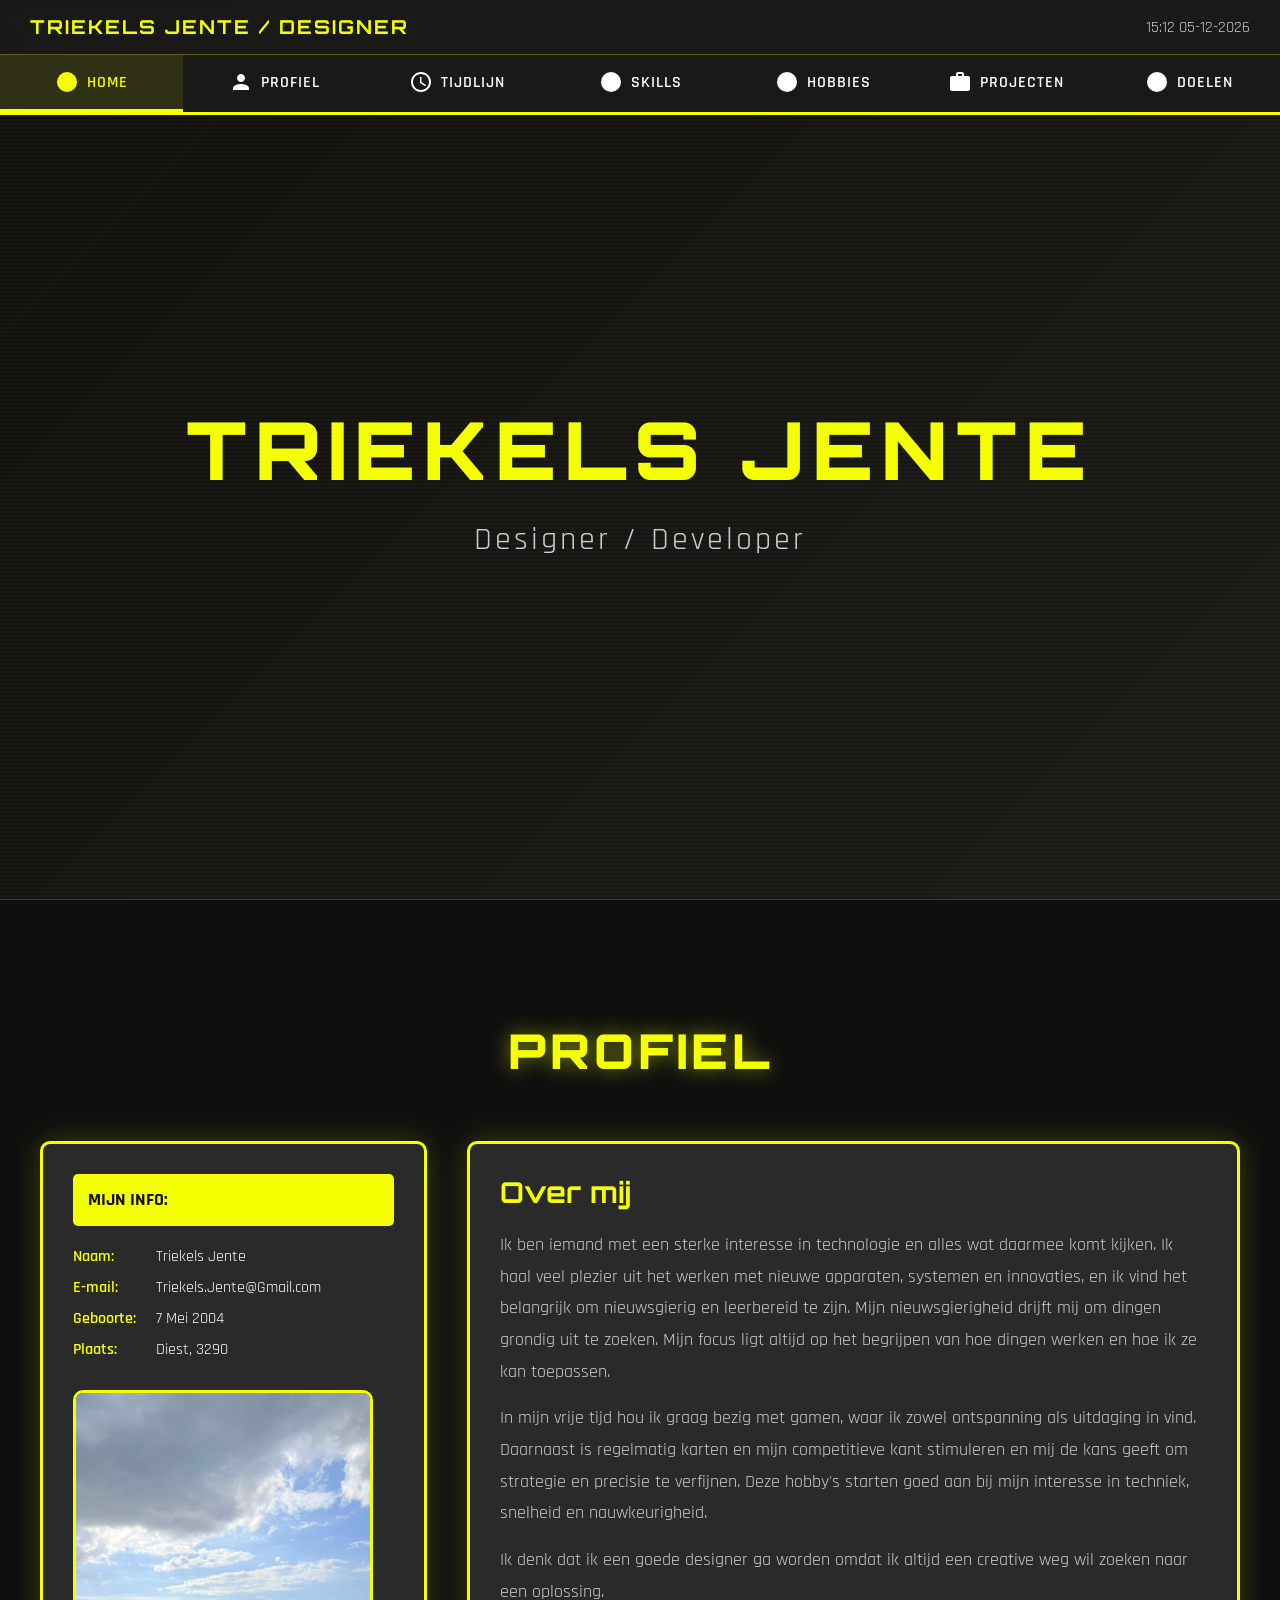
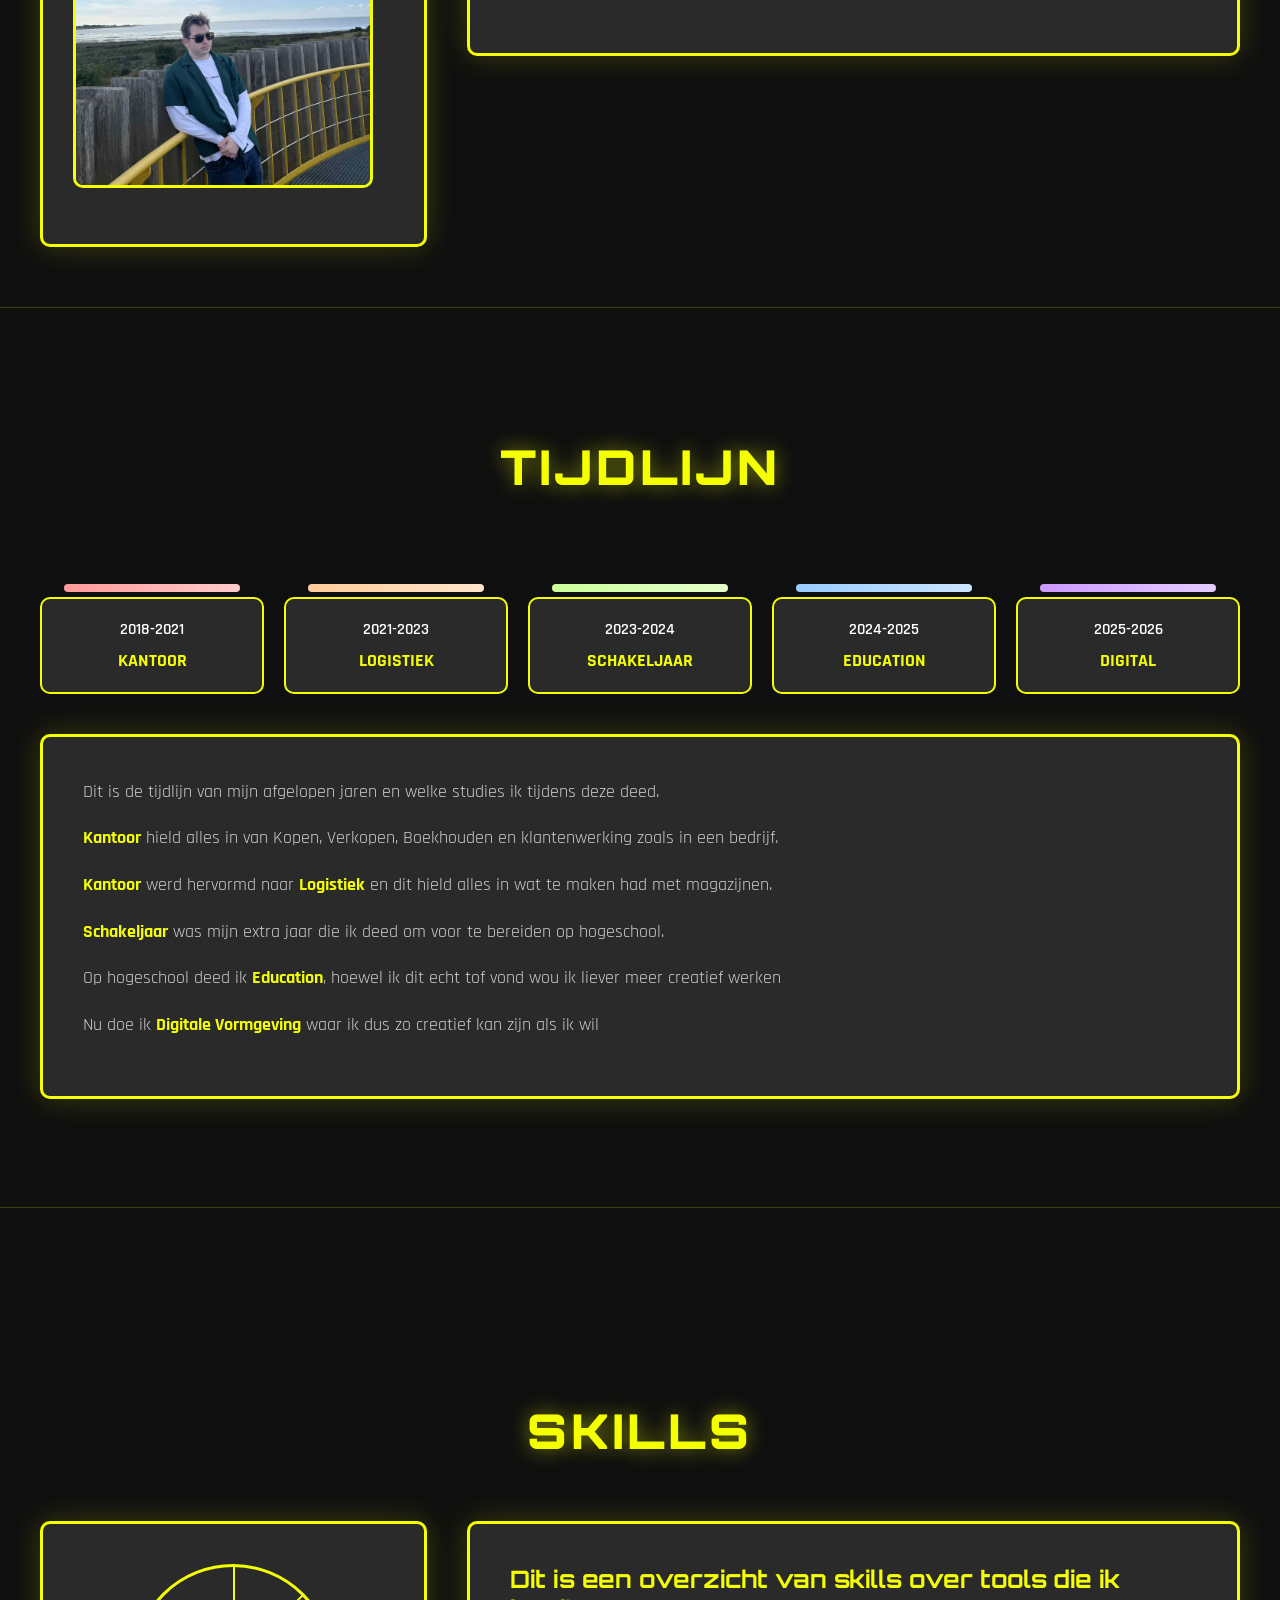
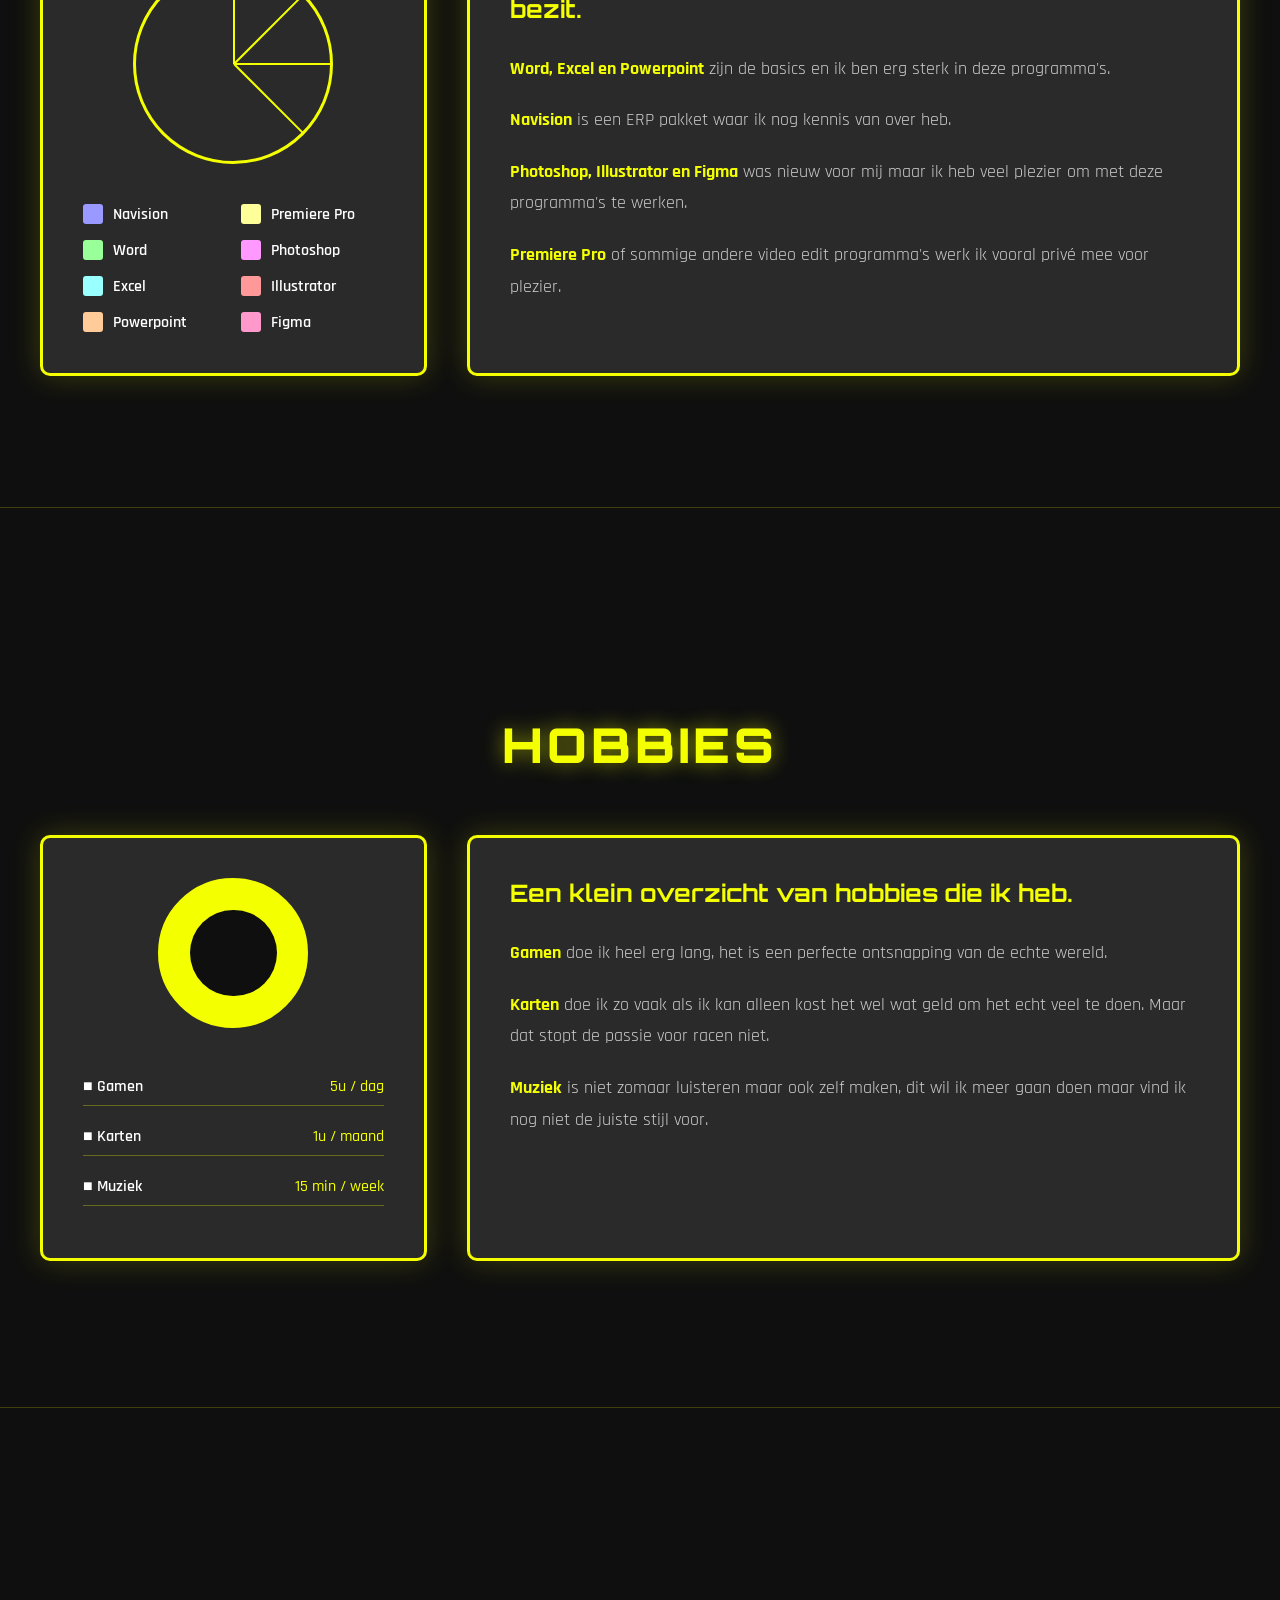
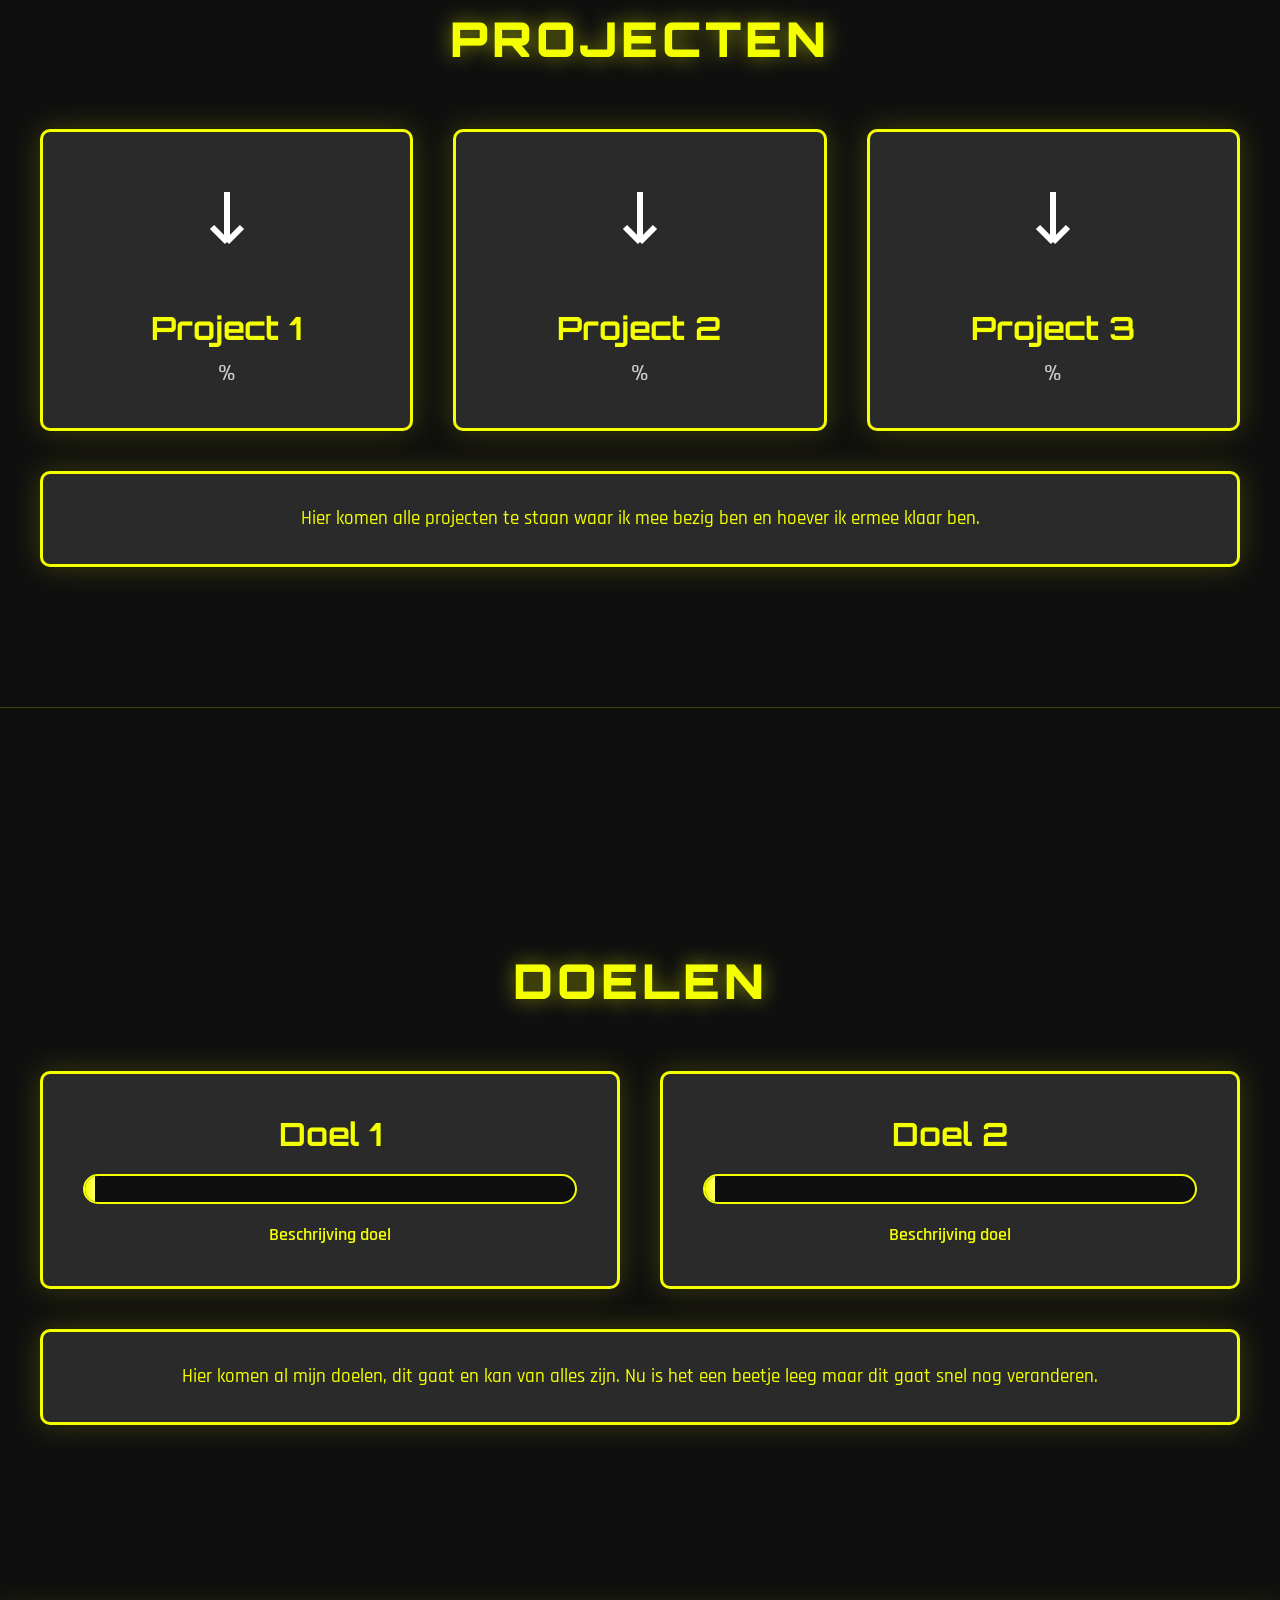
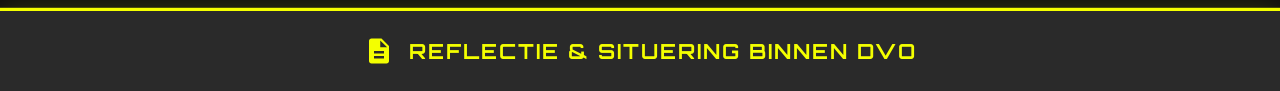
<file: index.html>
<!DOCTYPE html>
<html lang="nl">
<head>
    <meta charset="UTF-8">
    <meta name="viewport" content="width=device-width, initial-scale=1.0">
    <title>Triekels Jente - Portfolio</title>
    <link href="https://fonts.googleapis.com/css2?family=Orbitron:wght@400;700;900&family=Rajdhani:wght@300;400;500;600;700&display=swap" rel="stylesheet">
    <link rel="stylesheet" href="stijl.css">
</head>
<body>
<!-- Navigation -->
<nav>
    <div class="nav-header">
        <div class="nav-title">Triekels Jente / Designer</div>
        <div class="nav-time">15:12 <span id="current-date">11/12/2025</span></div>
    </div>
    <ul class="nav-links">
        <li><a href="#home" class="nav-link active">
            <svg class="nav-icon" viewBox="0 0 24 24"><circle cx="12" cy="12" r="10"/></svg>
            Home
        </a></li>
        <li><a href="#profiel" class="nav-link">
            <svg class="nav-icon" viewBox="0 0 24 24"><path d="M12 12c2.21 0 4-1.79 4-4s-1.79-4-4-4-4 1.79-4 4 1.79 4 4 4zm0 2c-2.67 0-8 1.34-8 4v2h16v-2c0-2.66-5.33-4-8-4z"/></svg>
            Profiel
        </a></li>
        <li><a href="#tijdlijn" class="nav-link">
            <svg class="nav-icon" viewBox="0 0 24 24"><path d="M11.99 2C6.47 2 2 6.48 2 12s4.47 10 9.99 10C17.52 22 22 17.52 22 12S17.52 2 11.99 2zM12 20c-4.42 0-8-3.58-8-8s3.58-8 8-8 8 3.58 8 8-3.58 8-8 8zm.5-13H11v6l5.25 3.15.75-1.23-4.5-2.67z"/></svg>
            Tijdlijn
        </a></li>
        <li><a href="#skills" class="nav-link">
            <svg class="nav-icon" viewBox="0 0 24 24"><circle cx="12" cy="12" r="10"/></svg>
            Skills
        </a></li>
        <li><a href="#hobbies" class="nav-link">
            <svg class="nav-icon" viewBox="0 0 24 24"><circle cx="12" cy="12" r="10"/></svg>
            Hobbies
        </a></li>
        <li><a href="#projecten" class="nav-link">
            <svg class="nav-icon" viewBox="0 0 24 24"><path d="M20 6h-4V4c0-1.11-.89-2-2-2h-4c-1.11 0-2 .89-2 2v2H4c-1.11 0-1.99.89-1.99 2L2 19c0 1.11.89 2 2 2h16c1.11 0 2-.89 2-2V8c0-1.11-.89-2-2-2zm-6 0h-4V4h4v2z"/></svg>
            Projecten
        </a></li>
        <li><a href="#doelen" class="nav-link">
            <svg class="nav-icon" viewBox="0 0 24 24"><circle cx="12" cy="12" r="10"/><circle cx="12" cy="12" r="6"/><circle cx="12" cy="12" r="2"/></svg>
            Doelen
        </a></li>
    </ul>
</nav>

<!-- Home Section -->
<section id="home">
    <div class="container">
        <div class="home-content">
            <h1 class="home-title">Triekels Jente</h1>
            <p class="home-subtitle">Designer / Developer</p>
        </div>
    </div>
</section>

<!-- Profiel Section -->
<section id="profiel">
    <div class="container">
        <h2 class="section-title">Profiel</h2>
        <div class="profiel-grid">
            <div class="profiel-card">
                <div class="profiel-info">
                    <div class="info-header">Mijn Info:</div>
                    <div class="info-grid">
                        <span class="info-label">Naam:</span>
                        <span>Triekels Jente</span>
                        <span class="info-label">E-mail:</span>
                        <span>Triekels.Jente@Gmail.com</span>
                        <span class="info-label">Geboorte:</span>
                        <span>7 Mei 2004</span>
                        <span class="info-label">Plaats:</span>
                        <span>Diest, 3290</span>
                    </div>
                </div>
                <img src="Foto's/fcv.jpg" alt="Profielfoto" class="profiel-image"/>
            </div>
            <div class="profiel-card about-section">
                <h3>Over mij</h3>
                <p>Ik ben iemand met een sterke interesse in technologie en alles wat daarmee komt kijken. Ik haal veel plezier uit het werken met nieuwe apparaten, systemen en innovaties, en ik vind het belangrijk om nieuwsgierig en leerbereid te zijn. Mijn nieuwsgierigheid drijft mij om dingen grondig uit te zoeken. Mijn focus ligt altijd op het begrijpen van hoe dingen werken en hoe ik ze kan toepassen.</p>
                <p>In mijn vrije tijd hou ik graag bezig met gamen, waar ik zowel ontspanning als uitdaging in vind. Daarnaast is regelmatig karten en mijn competitieve kant stimuleren en mij de kans geeft om strategie en precisie te verfijnen. Deze hobby's starten goed aan bij mijn interesse in techniek, snelheid en nauwkeurigheid.</p>
                <p>Ik denk dat ik een goede designer ga worden omdat ik altijd een creative weg wil zoeken naar een oplossing.</p>
            </div>
        </div>
    </div>
</section>

<!-- Tijdlijn Section -->
<section id="tijdlijn">
    <div class="container">
        <h2 class="section-title">Tijdlijn</h2>
        <div class="timeline-container">
            <div class="timeline-header">
                <div class="timeline-period">
                    <div class="period-color" style="background: linear-gradient(90deg, #ff9999, #ffcccc);"></div>
                    <h3>2018-2021</h3>
                    <div class="category">Kantoor</div>
                </div>
                <div class="timeline-period">
                    <div class="period-color" style="background: linear-gradient(90deg, #ffcc99, #ffe5cc);"></div>
                    <h3>2021-2023</h3>
                    <div class="category">Logistiek</div>
                </div>
                <div class="timeline-period">
                    <div class="period-color" style="background: linear-gradient(90deg, #ccff99, #e5ffcc);"></div>
                    <h3>2023-2024</h3>
                    <div class="category">Schakeljaar</div>
                </div>
                <div class="timeline-period">
                    <div class="period-color" style="background: linear-gradient(90deg, #99ccff, #cce5ff);"></div>
                    <h3>2024-2025</h3>
                    <div class="category">Education</div>
                </div>
                <div class="timeline-period">
                    <div class="period-color" style="background: linear-gradient(90deg, #cc99ff, #e5ccff);"></div>
                    <h3>2025-2026</h3>
                    <div class="category">Digital</div>
                </div>
            </div>
            <div class="timeline-content">
                <p>Dit is de tijdlijn van mijn afgelopen jaren en welke studies ik tijdens deze deed.</p>
                <p><strong>Kantoor</strong> hield alles in van Kopen, Verkopen, Boekhouden en klantenwerking zoals in een bedrijf.</p>
                <p><strong>Kantoor</strong> werd hervormd naar <strong>Logistiek</strong> en dit hield alles in wat te maken had met magazijnen.</p>
                <p><strong>Schakeljaar</strong> was mijn extra jaar die ik deed om voor te bereiden op hogeschool.</p>
                <p>Op hogeschool deed ik <strong>Education</strong>, hoewel ik dit echt tof vond wou ik liever meer creatief werken</p>
                <p>Nu doe ik <strong>Digitale Vormgeving</strong> waar ik dus zo creatief kan zijn als ik wil</p>
            </div>
        </div>
    </div>
</section>

<!-- Skills Section -->
<section id="skills">
    <div class="container">
        <h2 class="section-title">Skills</h2>
        <div class="skills-grid">
            <div class="skills-chart">
                <div class="chart-circle">
                    <div class="chart-segments">
                        <div class="segment-line"></div>
                        <div class="segment-line"></div>
                        <div class="segment-line"></div>
                        <div class="segment-line"></div>
                    </div>
                </div>
                <div class="skills-legend">
                    <div class="legend-item">
                        <div class="legend-color" style="background: #9999ff;"></div>
                        <span class="legend-text">Navision</span>
                    </div>
                    <div class="legend-item">
                        <div class="legend-color" style="background: #ffff99;"></div>
                        <span class="legend-text">Premiere Pro</span>
                    </div>
                    <div class="legend-item">
                        <div class="legend-color" style="background: #99ff99;"></div>
                        <span class="legend-text">Word</span>
                    </div>
                    <div class="legend-item">
                        <div class="legend-color" style="background: #ff99ff;"></div>
                        <span class="legend-text">Photoshop</span>
                    </div>
                    <div class="legend-item">
                        <div class="legend-color" style="background: #99ffff;"></div>
                        <span class="legend-text">Excel</span>
                    </div>
                    <div class="legend-item">
                        <div class="legend-color" style="background: #ff9999;"></div>
                        <span class="legend-text">Illustrator</span>
                    </div>
                    <div class="legend-item">
                        <div class="legend-color" style="background: #ffcc99;"></div>
                        <span class="legend-text">Powerpoint</span>
                    </div>
                    <div class="legend-item">
                        <div class="legend-color" style="background: #ff99cc;"></div>
                        <span class="legend-text">Figma</span>
                    </div>
                </div>
            </div>
            <div class="skills-description">
                <h3>Dit is een overzicht van skills over tools die ik bezit.</h3>
                <p><strong>Word, Excel en Powerpoint</strong> zijn de basics en ik ben erg sterk in deze programma's.</p>
                <p><strong>Navision</strong> is een ERP pakket waar ik nog kennis van over heb.</p>
                <p><strong>Photoshop, Illustrator en Figma</strong> was nieuw voor mij maar ik heb veel plezier om met deze programma's te werken.</p>
                <p><strong>Premiere Pro</strong> of sommige andere video edit programma's werk ik vooral privé mee voor plezier.</p>
            </div>
        </div>
    </div>
</section>

<!-- Hobbies Section -->
<section id="hobbies">
    <div class="container">
        <h2 class="section-title">Hobbies</h2>
        <div class="hobbies-grid">
            <div class="hobbies-chart">
                <div class="hobby-circle">
                    <div class="hobby-inner"></div>
                </div>
                <div class="hobbies-list">
                    <div class="hobby-item">
                        <span class="hobby-name">■ Gamen</span>
                        <span class="hobby-frequency">5u / dag</span>
                    </div>
                    <div class="hobby-item">
                        <span class="hobby-name">■ Karten</span>
                        <span class="hobby-frequency">1u / maand</span>
                    </div>
                    <div class="hobby-item">
                        <span class="hobby-name">■ Muziek</span>
                        <span class="hobby-frequency">15 min / week</span>
                    </div>
                </div>
            </div>
            <div class="hobbies-description">
                <h3>Een klein overzicht van hobbies die ik heb.</h3>
                <p><strong>Gamen</strong> doe ik heel erg lang, het is een perfecte ontsnapping van de echte wereld.</p>
                <p><strong>Karten</strong> doe ik zo vaak als ik kan alleen kost het wel wat geld om het echt veel te doen. Maar dat stopt de passie voor racen niet.</p>
                <p><strong>Muziek</strong> is niet zomaar luisteren maar ook zelf maken, dit wil ik meer gaan doen maar vind ik nog niet de juiste stijl voor.</p>
            </div>
        </div>
    </div>
</section>

<!-- Projecten Section -->
<section id="projecten">
    <div class="container">
        <h2 class="section-title">Projecten</h2>
        <div class="projecten-grid">
            <div class="project-card">
                <svg class="project-arrow" viewBox="0 0 100 100">
                    <path d="M50 20 L50 70 M50 70 L35 55 M50 70 L65 55" stroke="currentColor" stroke-width="6" fill="none"/>
                </svg>
                <div class="project-title">Project 1</div>
                <div class="project-percentage">%</div>
            </div>
            <div class="project-card">
                <svg class="project-arrow" viewBox="0 0 100 100">
                    <path d="M50 20 L50 70 M50 70 L35 55 M50 70 L65 55" stroke="currentColor" stroke-width="6" fill="none"/>
                </svg>
                <div class="project-title">Project 2</div>
                <div class="project-percentage">%</div>
            </div>
            <div class="project-card">
                <svg class="project-arrow" viewBox="0 0 100 100">
                    <path d="M50 20 L50 70 M50 70 L35 55 M50 70 L65 55" stroke="currentColor" stroke-width="6" fill="none"/>
                </svg>
                <div class="project-title">Project 3</div>
                <div class="project-percentage">%</div>
            </div>
            <div class="projecten-description">
                <p>Hier komen alle projecten te staan waar ik mee bezig ben en hoever ik ermee klaar ben.</p>
            </div>
        </div>
    </div>
</section>

<!-- Doelen Section -->
<section id="doelen">
    <div class="container">
        <h2 class="section-title">Doelen</h2>
        <div class="doelen-grid">
            <div class="doel-card">
                <div class="doel-title">Doel 1</div>
                <div class="doel-progress">
                    <div class="doel-progress-bar" data-progress="0">%</div>
                </div>
                <div class="doel-description">Beschrijving doel</div>
            </div>
            <div class="doel-card">
                <div class="doel-title">Doel 2</div>
                <div class="doel-progress">
                    <div class="doel-progress-bar" data-progress="0">%</div>
                </div>
                <div class="doel-description">Beschrijving doel</div>
            </div>
            <div class="doelen-description">
                <p>Hier komen al mijn doelen, dit gaat en kan van alles zijn. Nu is het een beetje leeg maar dit gaat snel nog veranderen.</p>
            </div>
        </div>
    </div>
</section>

<footer>
    <a href="portfolio/" class="footer-button">
        <svg class="footer-icon" viewBox="0 0 24 24">
            <path d="M14 2H6c-1.1 0-1.99.9-1.99 2L4 20c0 1.1.89 2 1.99 2H18c1.1 0 2-.9 2-2V8l-6-6zm2 16H8v-2h8v2zm0-4H8v-2h8v2zm-3-5V3.5L18.5 9H13z"/>
        </svg>
        Reflectie & Situering binnen DVO
    </a>
</footer>

<script src="javascript.js"></script>
</body>
</html>
</file>
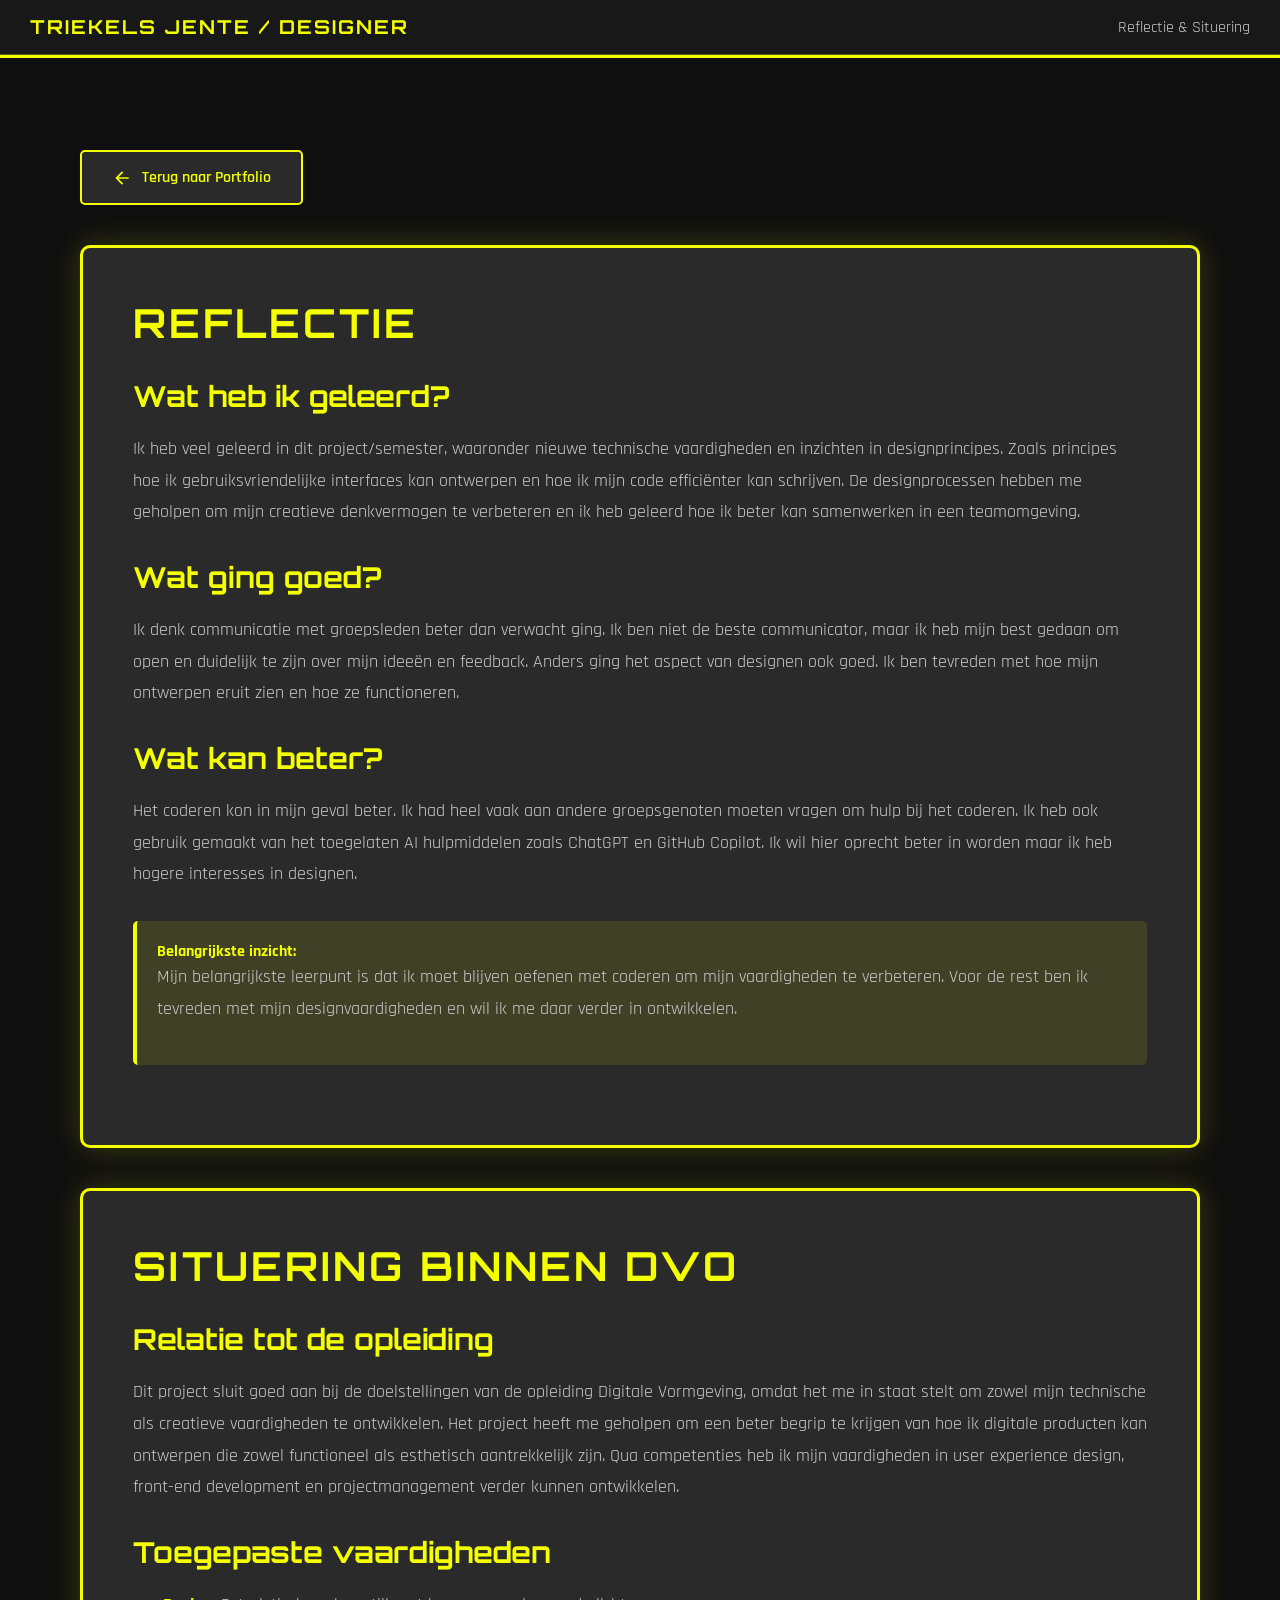
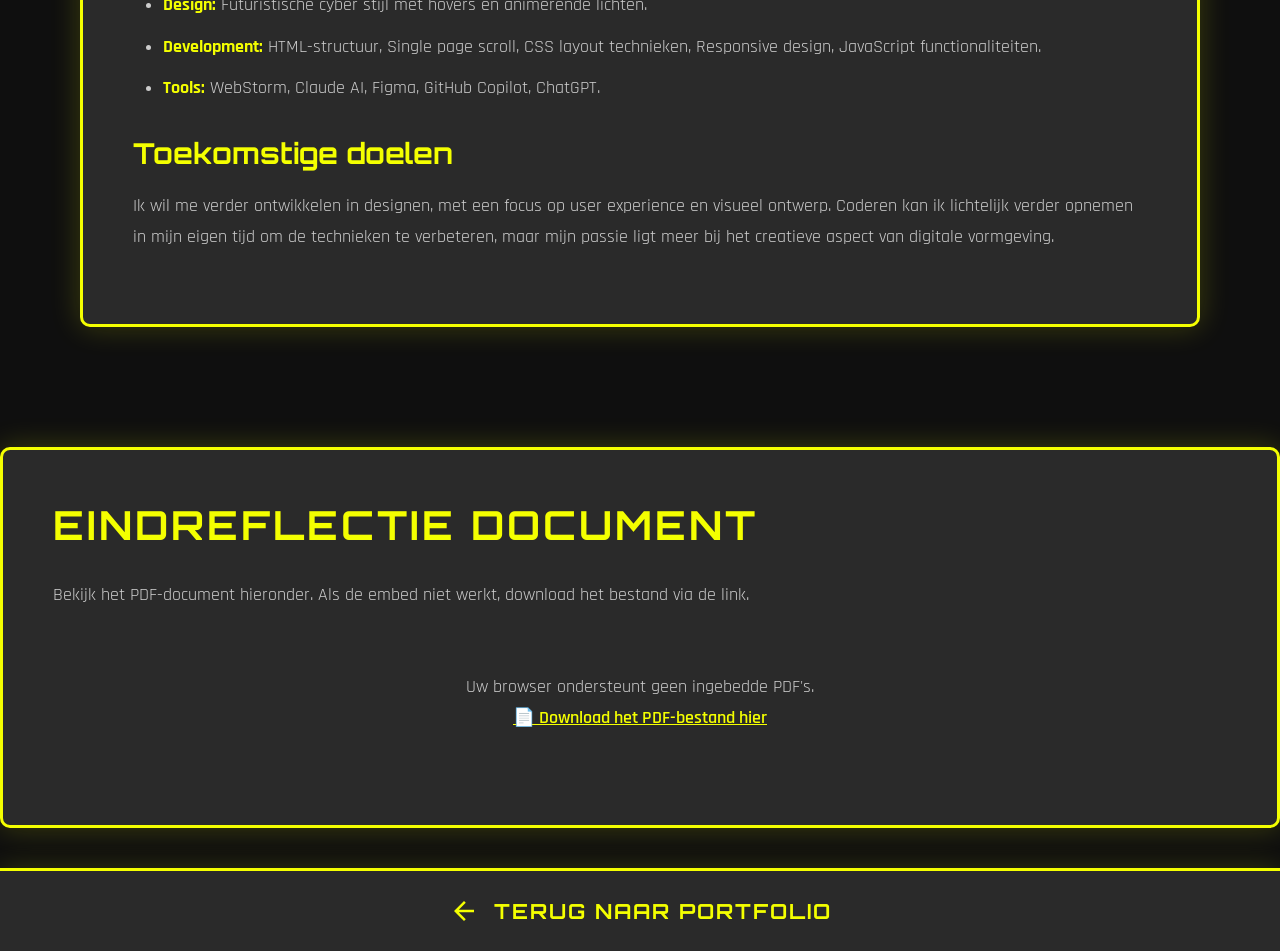
<file: portfolio/index.html>
<!DOCTYPE html>
<html lang="nl">
<head>
    <meta charset="UTF-8">
    <meta name="viewport" content="width=device-width, initial-scale=1.0">
    <title>Reflectie & Situering - Triekels Jente</title>
    <link href="https://fonts.googleapis.com/css2?family=Orbitron:wght@400;700;900&family=Rajdhani:wght@300;400;500;600;700&display=swap" rel="stylesheet">
    <link rel="stylesheet" href="../stijl.css">
    <style>
        .reflection-container {
            max-width: 1200px;
            margin: 0 auto;
            padding: 150px 40px 80px;
        }

        .back-button {
            display: inline-flex;
            align-items: center;
            gap: 10px;
            padding: 15px 30px;
            background: var(--card-bg);
            color: var(--neon-yellow);
            text-decoration: none;
            font-weight: 600;
            border: 2px solid var(--neon-yellow);
            border-radius: 5px;
            transition: all 0.3s ease;
            margin-bottom: 40px;
        }

        .back-button:hover {
            background: var(--neon-yellow);
            color: var(--darker-bg);
            transform: translateX(-5px);
        }

        .back-icon {
            width: 20px;
            height: 20px;
            fill: currentColor;
        }

        .reflection-card {
            background: var(--card-bg);
            border: 3px solid var(--neon-yellow);
            border-radius: 10px;
            padding: 50px;
            box-shadow: 0 0 30px rgba(244, 255, 0, 0.2);
            margin-bottom: 40px;
        }

        .reflection-card h2 {
            color: var(--neon-yellow);
            font-family: 'Orbitron', sans-serif;
            font-size: 2.5rem;
            margin-bottom: 30px;
            text-transform: uppercase;
            letter-spacing: 3px;
        }

        .reflection-card h3 {
            color: var(--neon-yellow);
            font-family: 'Orbitron', sans-serif;
            font-size: 1.8rem;
            margin-top: 30px;
            margin-bottom: 20px;
        }

        .reflection-card p {
            color: var(--text-secondary);
            line-height: 1.8;
            font-size: 1.1rem;
            margin-bottom: 20px;
        }

        .reflection-card ul,
        .reflection-card ol {
            color: var(--text-secondary);
            line-height: 1.8;
            font-size: 1.1rem;
            margin-left: 30px;
            margin-bottom: 20px;
        }

        .reflection-card li {
            margin-bottom: 10px;
        }

        .reflection-card strong {
            color: var(--neon-yellow);
            font-weight: 700;
        }

        .highlight-box {
            background: rgba(244, 255, 0, 0.1);
            border-left: 4px solid var(--neon-yellow);
            padding: 20px;
            margin: 30px 0;
            border-radius: 5px;
        }

        /* PDF Embed Styling */
        .pdf-embed {
            width: 100%;
            height: 800px;
            border: none;
            border-radius: 8px;
            background: rgba(0, 0, 0, 0.3);
            margin-top: 25px;
            box-shadow: 0 8px 32px rgba(244, 255, 0, 0.15), inset 0 0 20px rgba(244, 255, 0, 0.05);
            transition: box-shadow 0.3s ease;
        }

        .pdf-embed:hover {
            box-shadow: 0 12px 40px rgba(244, 255, 0, 0.25), inset 0 0 20px rgba(244, 255, 0, 0.08);
        }

        .pdf-embed p {
            color: var(--text-secondary);
            padding: 40px;
            text-align: center;
            margin: 0;
        }

        .pdf-embed a {
            color: var(--neon-yellow);
            text-decoration: underline;
            font-weight: 600;
            transition: color 0.2s ease;
        }

        .pdf-embed a:hover {
            color: #fff;
        }

        @media (max-width: 768px) {
            .reflection-container {
                padding: 120px 20px 60px;
            }

            .reflection-card {
                padding: 30px 20px;
            }

            .reflection-card h2 {
                font-size: 1.8rem;
            }

            .reflection-card h3 {
                font-size: 1.4rem;
            }

            .pdf-embed {
                height: 600px;
            }
        }

        @media (max-width: 480px) {
            .pdf-embed {
                height: 450px;
            }

            .reflection-card {
                padding: 20px;
            }
        }
    </style>
</head>
<body>
<!-- Navigation -->
<nav>
    <div class="nav-header">
        <div class="nav-title">Triekels Jente / Designer</div>
        <div class="nav-time">Reflectie & Situering</div>
    </div>
</nav>

<div class="reflection-container">
    <a href="../index.html" class="back-button">
        <svg class="back-icon" viewBox="0 0 24 24">
            <path d="M20 11H7.83l5.59-5.59L12 4l-8 8 8 8 1.41-1.41L7.83 13H20v-2z"/>
        </svg>
        Terug naar Portfolio
    </a>

    <div class="reflection-card">
        <h2>Reflectie</h2>

        <h3>Wat heb ik geleerd?</h3>
        <p>
            Ik heb veel geleerd in dit project/semester, waaronder nieuwe technische vaardigheden en inzichten in designprincipes. Zoals principes hoe ik gebruiksvriendelijke interfaces kan ontwerpen en hoe ik mijn code efficiënter kan schrijven.
            De designprocessen hebben me geholpen om mijn creatieve denkvermogen te verbeteren en ik heb geleerd hoe ik beter kan samenwerken in een teamomgeving.
        </p>

        <h3>Wat ging goed?</h3>
        <p>
            Ik denk communicatie met groepsleden beter dan verwacht ging. Ik ben niet de beste communicator, maar ik heb mijn best gedaan om open en duidelijk te zijn over mijn ideeën en feedback.
            Anders ging het aspect van designen ook goed. Ik ben tevreden met hoe mijn ontwerpen eruit zien en hoe ze functioneren.
        </p>

        <h3>Wat kan beter?</h3>
        <p>
            Het coderen kon in mijn geval beter. Ik had heel vaak aan andere groepsgenoten moeten vragen om hulp bij het coderen. Ik heb ook gebruik  gemaakt van het toegelaten AI hulpmiddelen zoals ChatGPT en GitHub Copilot.
            Ik wil hier oprecht beter in worden maar ik heb hogere interesses in designen.
        </p>

        <div class="highlight-box">
            <strong>Belangrijkste inzicht:</strong>
            <p>
                Mijn belangrijkste leerpunt is dat ik moet blijven oefenen met coderen om mijn vaardigheden te verbeteren.
                Voor de rest ben ik tevreden met mijn designvaardigheden en wil ik me daar verder in ontwikkelen.
            </p>
        </div>
    </div>

    <div class="reflection-card">
        <h2>Situering binnen DVO</h2>

        <h3>Relatie tot de opleiding</h3>
        <p>
            Dit project sluit goed aan bij de doelstellingen van de opleiding Digitale Vormgeving, omdat het me in staat stelt om zowel mijn technische als creatieve vaardigheden te ontwikkelen.
            Het project heeft me geholpen om een beter begrip te krijgen van hoe ik digitale producten kan ontwerpen die zowel functioneel als esthetisch aantrekkelijk zijn.
            Qua competenties heb ik mijn vaardigheden in user experience design, front-end development en projectmanagement verder kunnen ontwikkelen.
        </p>

        <h3>Toegepaste vaardigheden</h3>
        <ul>
            <li><strong>Design:</strong> Futuristische cyber stijl met hovers en animerende lichten.</li>
            <li><strong>Development:</strong> HTML-structuur, Single page scroll, CSS layout technieken, Responsive design, JavaScript functionaliteiten.</li>
            <li><strong>Tools:</strong> WebStorm, Claude AI, Figma, GitHub Copilot, ChatGPT.</li>
        </ul>

        <h3>Toekomstige doelen</h3>
        <p>
            Ik wil me verder ontwikkelen in designen, met een focus op user experience en visueel ontwerp.
            Coderen kan ik lichtelijk verder opnemen in mijn eigen tijd om de technieken te verbeteren, maar mijn passie ligt meer bij het creatieve aspect van digitale vormgeving.
        </p>
    </div>
</div>

<div class="reflection-card">
    <h2>Eindreflectie Document</h2>
    <p>Bekijk het PDF-document hieronder. Als de embed niet werkt, download het bestand via de link.</p>

    <object class="pdf-embed" data="assets/Eindreflectie_WPL1_DVO_JenteTriekels.pdf" type="application/pdf" aria-label="PDF: Eindreflectie WPL1">
        <p>Uw browser ondersteunt geen ingebedde PDF's.<br/>
            <a href="assets/Eindreflectie_WPL1_DVO_JenteTriekels.pdf" target="_blank" rel="noopener noreferrer">
                📄 Download het PDF-bestand hier
            </a>
        </p>
    </object>
</div>

<footer>
    <a href="../index.html" class="footer-button">
        <svg class="footer-icon" viewBox="0 0 24 24">
            <path d="M20 11H7.83l5.59-5.59L12 4l-8 8 8 8 1.41-1.41L7.83 13H20v-2z"/>
        </svg>
        Terug naar Portfolio
    </a>
</footer>
</body>
</html>
</file>
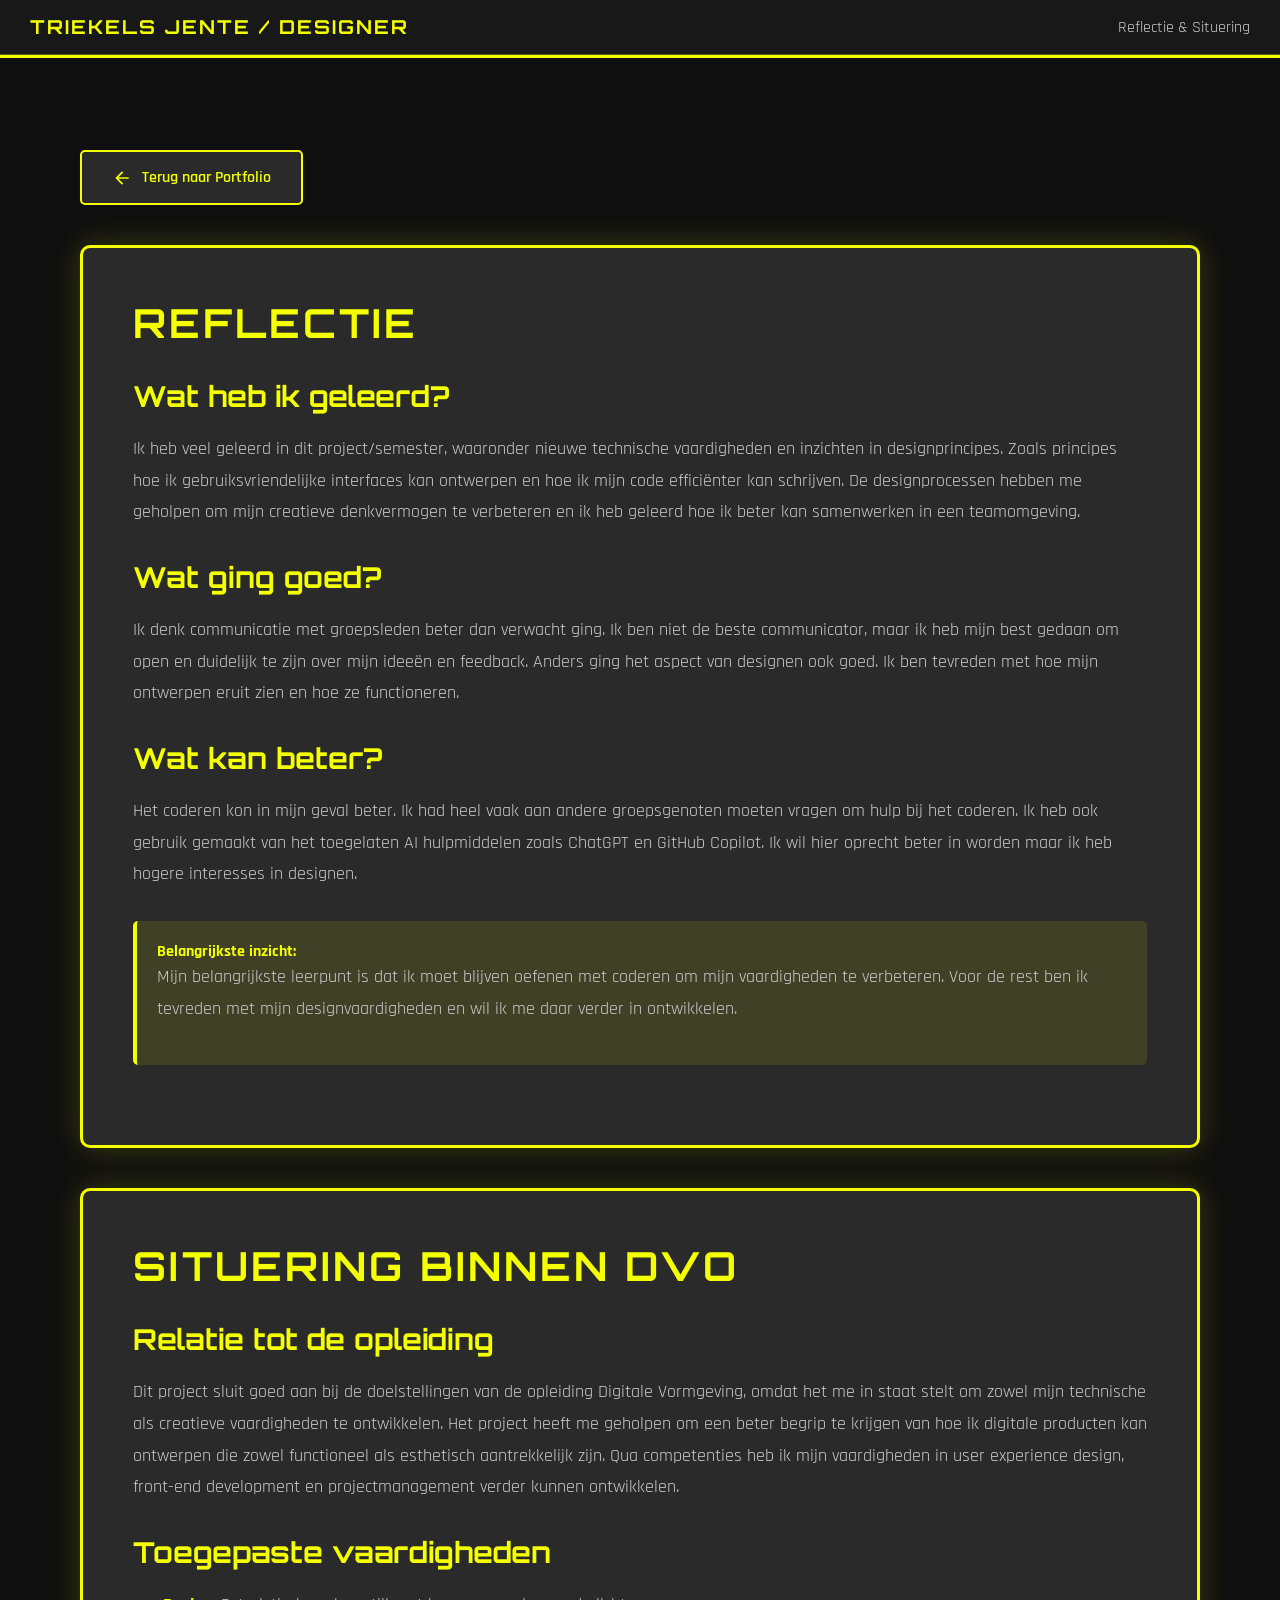
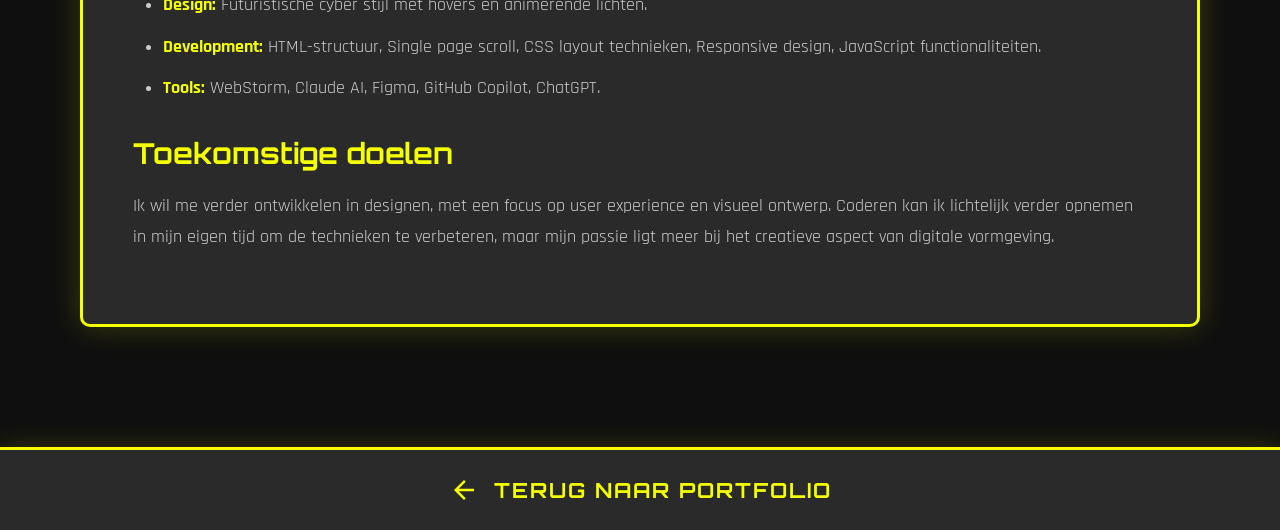
<file: Portfolio/Portfolio/index.html>
<!DOCTYPE html>
<html lang="nl">
<head>
    <meta charset="UTF-8">
    <meta name="viewport" content="width=device-width, initial-scale=1.0">
    <title>Reflectie & Situering - Triekels Jente</title>
    <link href="https://fonts.googleapis.com/css2?family=Orbitron:wght@400;700;900&family=Rajdhani:wght@300;400;500;600;700&display=swap" rel="stylesheet">
    <link rel="stylesheet" href="../stijl.css">
    <style>
        .reflection-container {
            max-width: 1200px;
            margin: 0 auto;
            padding: 150px 40px 80px;
        }

        .back-button {
            display: inline-flex;
            align-items: center;
            gap: 10px;
            padding: 15px 30px;
            background: var(--card-bg);
            color: var(--neon-yellow);
            text-decoration: none;
            font-weight: 600;
            border: 2px solid var(--neon-yellow);
            border-radius: 5px;
            transition: all 0.3s ease;
            margin-bottom: 40px;
        }

        .back-button:hover {
            background: var(--neon-yellow);
            color: var(--darker-bg);
            transform: translateX(-5px);
        }

        .back-icon {
            width: 20px;
            height: 20px;
            fill: currentColor;
        }

        .reflection-card {
            background: var(--card-bg);
            border: 3px solid var(--neon-yellow);
            border-radius: 10px;
            padding: 50px;
            box-shadow: 0 0 30px rgba(244, 255, 0, 0.2);
            margin-bottom: 40px;
        }

        .reflection-card h2 {
            color: var(--neon-yellow);
            font-family: 'Orbitron', sans-serif;
            font-size: 2.5rem;
            margin-bottom: 30px;
            text-transform: uppercase;
            letter-spacing: 3px;
        }

        .reflection-card h3 {
            color: var(--neon-yellow);
            font-family: 'Orbitron', sans-serif;
            font-size: 1.8rem;
            margin-top: 30px;
            margin-bottom: 20px;
        }

        .reflection-card p {
            color: var(--text-secondary);
            line-height: 1.8;
            font-size: 1.1rem;
            margin-bottom: 20px;
        }

        .reflection-card ul,
        .reflection-card ol {
            color: var(--text-secondary);
            line-height: 1.8;
            font-size: 1.1rem;
            margin-left: 30px;
            margin-bottom: 20px;
        }

        .reflection-card li {
            margin-bottom: 10px;
        }

        .reflection-card strong {
            color: var(--neon-yellow);
            font-weight: 700;
        }

        .highlight-box {
            background: rgba(244, 255, 0, 0.1);
            border-left: 4px solid var(--neon-yellow);
            padding: 20px;
            margin: 30px 0;
            border-radius: 5px;
        }

        @media (max-width: 768px) {
            .reflection-container {
                padding: 120px 20px 60px;
            }

            .reflection-card {
                padding: 30px 20px;
            }

            .reflection-card h2 {
                font-size: 1.8rem;
            }

            .reflection-card h3 {
                font-size: 1.4rem;
            }
        }
    </style>
</head>
<body>
<!-- Navigation -->
<nav>
    <div class="nav-header">
        <div class="nav-title">Triekels Jente / Designer</div>
        <div class="nav-time">Reflectie & Situering</div>
    </div>
</nav>

<div class="reflection-container">
    <a href="../index.html" class="back-button">
        <svg class="back-icon" viewBox="0 0 24 24">
            <path d="M20 11H7.83l5.59-5.59L12 4l-8 8 8 8 1.41-1.41L7.83 13H20v-2z"/>
        </svg>
        Terug naar Portfolio
    </a>

    <div class="reflection-card">
        <h2>Reflectie</h2>

        <h3>Wat heb ik geleerd?</h3>
        <p>
            Ik heb veel geleerd in dit project/semester, waaronder nieuwe technische vaardigheden en inzichten in designprincipes. Zoals principes hoe ik gebruiksvriendelijke interfaces kan ontwerpen en hoe ik mijn code efficiënter kan schrijven.
            De designprocessen hebben me geholpen om mijn creatieve denkvermogen te verbeteren en ik heb geleerd hoe ik beter kan samenwerken in een teamomgeving.
        </p>

        <h3>Wat ging goed?</h3>
        <p>
            Ik denk communicatie met groepsleden beter dan verwacht ging. Ik ben niet de beste communicator, maar ik heb mijn best gedaan om open en duidelijk te zijn over mijn ideeën en feedback.
            Anders ging het aspect van designen ook goed. Ik ben tevreden met hoe mijn ontwerpen eruit zien en hoe ze functioneren.
        </p>

        <h3>Wat kan beter?</h3>
        <p>
            Het coderen kon in mijn geval beter. Ik had heel vaak aan andere groepsgenoten moeten vragen om hulp bij het coderen. Ik heb ook gebruik  gemaakt van het toegelaten AI hulpmiddelen zoals ChatGPT en GitHub Copilot.
            Ik wil hier oprecht beter in worden maar ik heb hogere interesses in designen.
        </p>

        <div class="highlight-box">
            <strong>Belangrijkste inzicht:</strong>
            <p>
                Mijn belangrijkste leerpunt is dat ik moet blijven oefenen met coderen om mijn vaardigheden te verbeteren.
                Voor de rest ben ik tevreden met mijn designvaardigheden en wil ik me daar verder in ontwikkelen.
            </p>
        </div>
    </div>

    <div class="reflection-card">
        <h2>Situering binnen DVO</h2>

        <h3>Relatie tot de opleiding</h3>
        <p>
            Dit project sluit goed aan bij de doelstellingen van de opleiding Digitale Vormgeving, omdat het me in staat stelt om zowel mijn technische als creatieve vaardigheden te ontwikkelen.
            Het project heeft me geholpen om een beter begrip te krijgen van hoe ik digitale producten kan ontwerpen die zowel functioneel als esthetisch aantrekkelijk zijn.
            Qua competenties heb ik mijn vaardigheden in user experience design, front-end development en projectmanagement verder kunnen ontwikkelen.
        </p>

        <h3>Toegepaste vaardigheden</h3>
        <ul>
            <li><strong>Design:</strong> Futuristische cyber stijl met hovers en animerende lichten.</li>
            <li><strong>Development:</strong> HTML-structuur, Single page scroll, CSS layout technieken, Responsive design, JavaScript functionaliteiten.</li>
            <li><strong>Tools:</strong> WebStorm, Claude AI, Figma, GitHub Copilot, ChatGPT.</li>
        </ul>

        <h3>Toekomstige doelen</h3>
        <p>
            Ik wil me verder ontwikkelen in designen, met een focus op user experience en visueel ontwerp.
            Coderen kan ik lichtelijk verder opnemen in mijn eigen tijd om de technieken te verbeteren, maar mijn passie ligt meer bij het creatieve aspect van digitale vormgeving.
        </p>
    </div>
</div>

<footer>
    <a href="../index.html" class="footer-button">
        <svg class="footer-icon" viewBox="0 0 24 24">
            <path d="M20 11H7.83l5.59-5.59L12 4l-8 8 8 8 1.41-1.41L7.83 13H20v-2z"/>
        </svg>
        Terug naar Portfolio
    </a>
</footer>
</body>
</html>
</file>
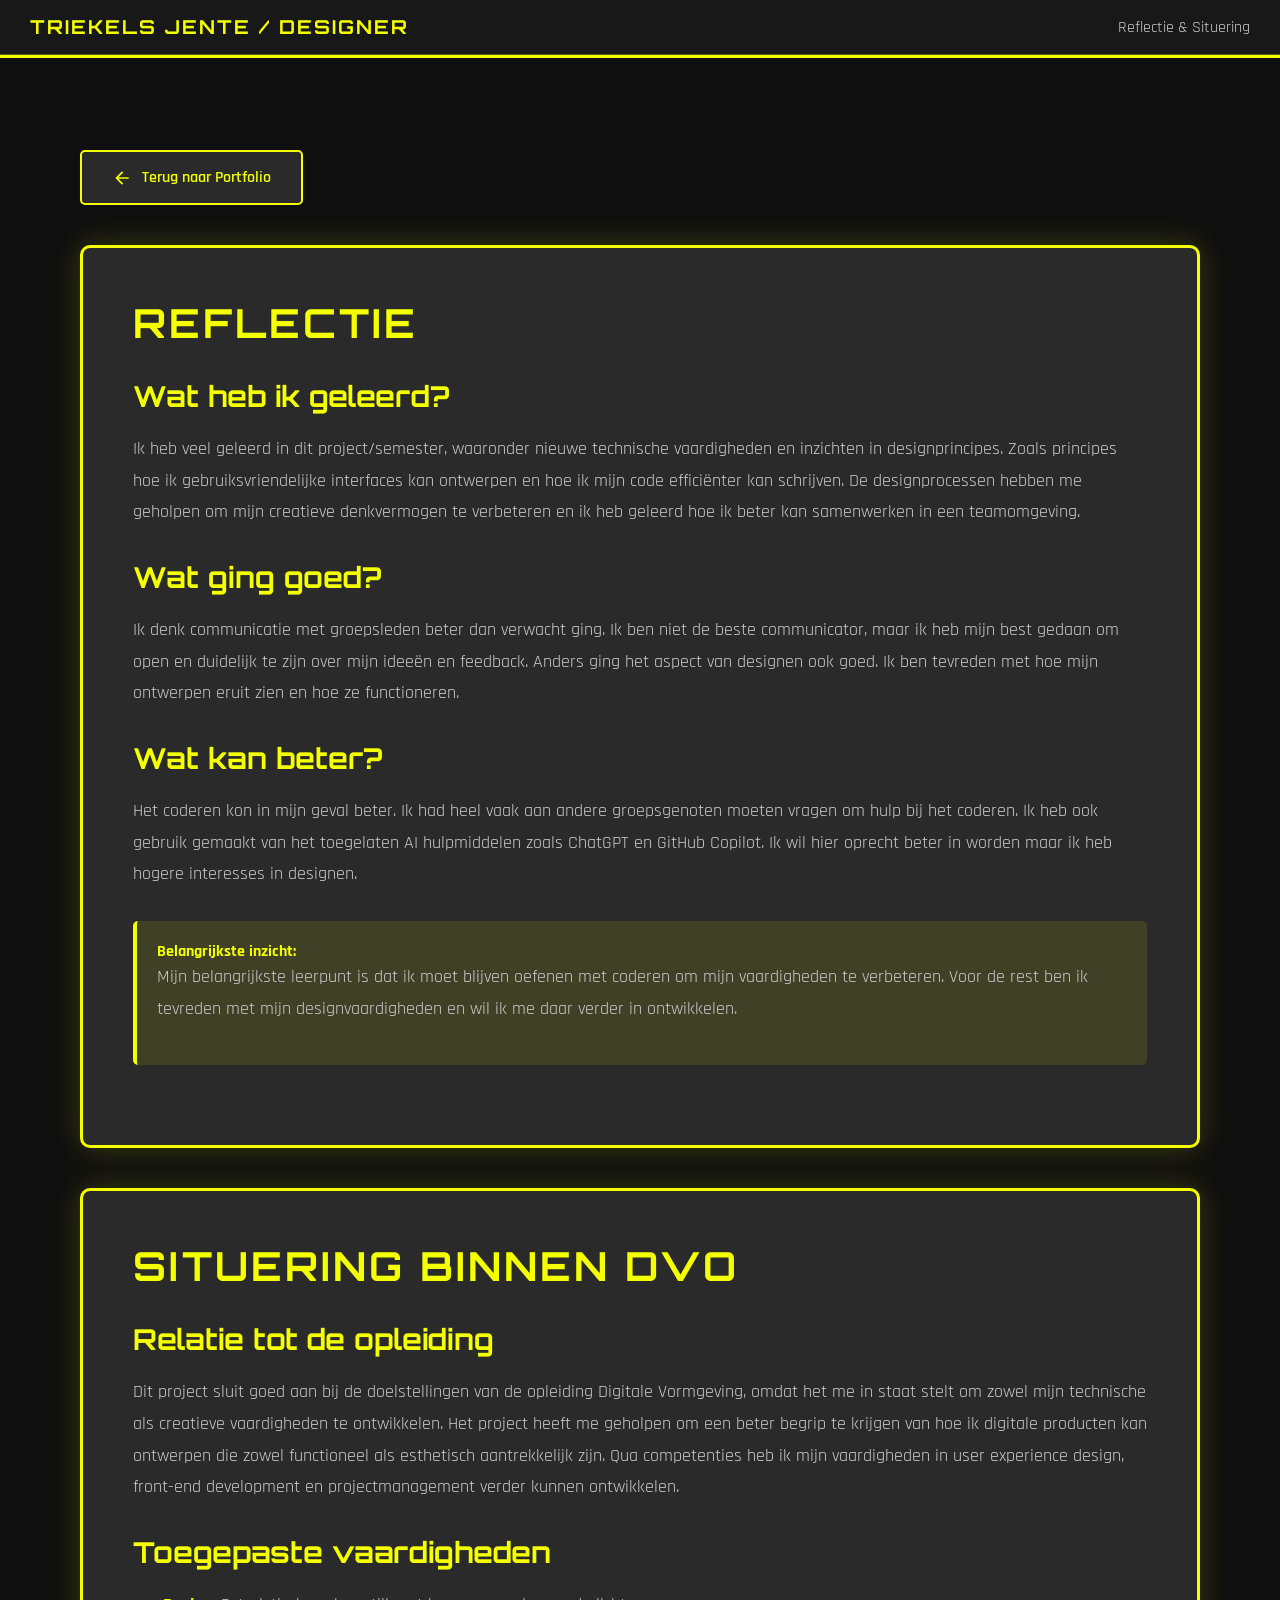
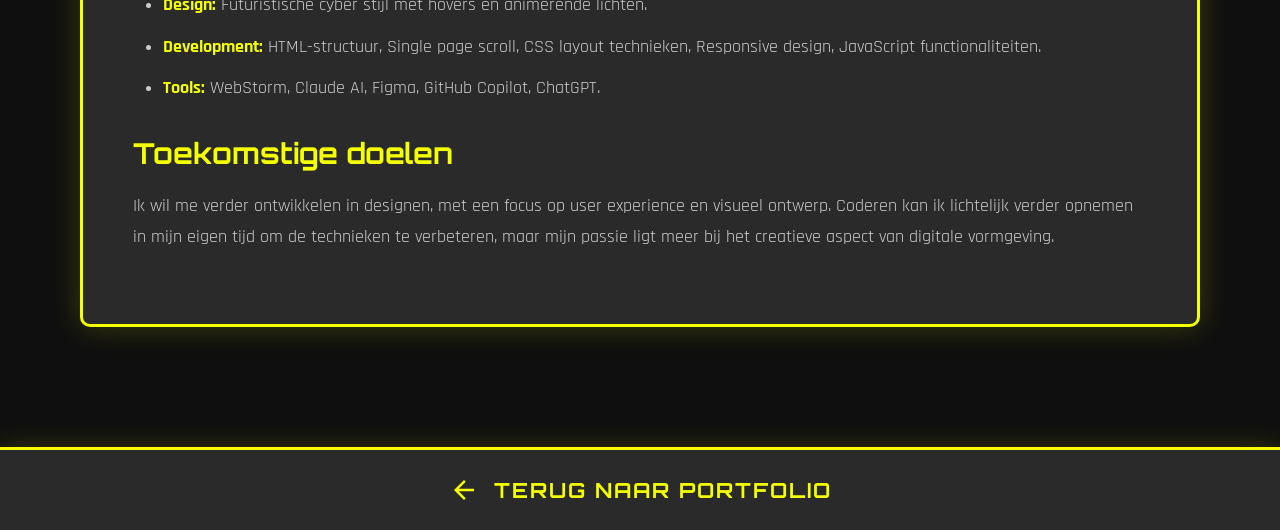
<file: Reflectie.html>
<!DOCTYPE html>
<html lang="nl">
<head>
    <meta charset="UTF-8">
    <meta name="viewport" content="width=device-width, initial-scale=1.0">
    <title>Reflectie & Situering - Triekels Jente</title>
    <link href="https://fonts.googleapis.com/css2?family=Orbitron:wght@400;700;900&family=Rajdhani:wght@300;400;500;600;700&display=swap" rel="stylesheet">
    <link rel="stylesheet" href="stijl.css">
    <style>
        .reflection-container {
            max-width: 1200px;
            margin: 0 auto;
            padding: 150px 40px 80px;
        }

        .back-button {
            display: inline-flex;
            align-items: center;
            gap: 10px;
            padding: 15px 30px;
            background: var(--card-bg);
            color: var(--neon-yellow);
            text-decoration: none;
            font-weight: 600;
            border: 2px solid var(--neon-yellow);
            border-radius: 5px;
            transition: all 0.3s ease;
            margin-bottom: 40px;
        }

        .back-button:hover {
            background: var(--neon-yellow);
            color: var(--darker-bg);
            transform: translateX(-5px);
        }

        .back-icon {
            width: 20px;
            height: 20px;
            fill: currentColor;
        }

        .reflection-card {
            background: var(--card-bg);
            border: 3px solid var(--neon-yellow);
            border-radius: 10px;
            padding: 50px;
            box-shadow: 0 0 30px rgba(244, 255, 0, 0.2);
            margin-bottom: 40px;
        }

        .reflection-card h2 {
            color: var(--neon-yellow);
            font-family: 'Orbitron', sans-serif;
            font-size: 2.5rem;
            margin-bottom: 30px;
            text-transform: uppercase;
            letter-spacing: 3px;
        }

        .reflection-card h3 {
            color: var(--neon-yellow);
            font-family: 'Orbitron', sans-serif;
            font-size: 1.8rem;
            margin-top: 30px;
            margin-bottom: 20px;
        }

        .reflection-card p {
            color: var(--text-secondary);
            line-height: 1.8;
            font-size: 1.1rem;
            margin-bottom: 20px;
        }

        .reflection-card ul,
        .reflection-card ol {
            color: var(--text-secondary);
            line-height: 1.8;
            font-size: 1.1rem;
            margin-left: 30px;
            margin-bottom: 20px;
        }

        .reflection-card li {
            margin-bottom: 10px;
        }

        .reflection-card strong {
            color: var(--neon-yellow);
            font-weight: 700;
        }

        .highlight-box {
            background: rgba(244, 255, 0, 0.1);
            border-left: 4px solid var(--neon-yellow);
            padding: 20px;
            margin: 30px 0;
            border-radius: 5px;
        }

        @media (max-width: 768px) {
            .reflection-container {
                padding: 120px 20px 60px;
            }

            .reflection-card {
                padding: 30px 20px;
            }

            .reflection-card h2 {
                font-size: 1.8rem;
            }

            .reflection-card h3 {
                font-size: 1.4rem;
            }
        }
    </style>
</head>
<body>
<!-- Navigation -->
<nav>
    <div class="nav-header">
        <div class="nav-title">Triekels Jente / Designer</div>
        <div class="nav-time">Reflectie & Situering</div>
    </div>
</nav>

<div class="reflection-container">
    <a href="index.html" class="back-button">
        <svg class="back-icon" viewBox="0 0 24 24">
            <path d="M20 11H7.83l5.59-5.59L12 4l-8 8 8 8 1.41-1.41L7.83 13H20v-2z"/>
        </svg>
        Terug naar Portfolio
    </a>

    <div class="reflection-card">
        <h2>Reflectie</h2>

        <h3>Wat heb ik geleerd?</h3>
        <p>
            Ik heb veel geleerd in dit project/semester, waaronder nieuwe technische vaardigheden en inzichten in designprincipes. Zoals principes hoe ik gebruiksvriendelijke interfaces kan ontwerpen en hoe ik mijn code efficiënter kan schrijven.
            De designprocessen hebben me geholpen om mijn creatieve denkvermogen te verbeteren en ik heb geleerd hoe ik beter kan samenwerken in een teamomgeving.
        </p>

        <h3>Wat ging goed?</h3>
        <p>
            Ik denk communicatie met groepsleden beter dan verwacht ging. Ik ben niet de beste communicator, maar ik heb mijn best gedaan om open en duidelijk te zijn over mijn ideeën en feedback.
            Anders ging het aspect van designen ook goed. Ik ben tevreden met hoe mijn ontwerpen eruit zien en hoe ze functioneren.
        </p>

        <h3>Wat kan beter?</h3>
        <p>
            Het coderen kon in mijn geval beter. Ik had heel vaak aan andere groepsgenoten moeten vragen om hulp bij het coderen. Ik heb ook gebruik  gemaakt van het toegelaten AI hulpmiddelen zoals ChatGPT en GitHub Copilot.
            Ik wil hier oprecht beter in worden maar ik heb hogere interesses in designen.
        </p>

        <div class="highlight-box">
            <strong>Belangrijkste inzicht:</strong>
            <p>
                Mijn belangrijkste leerpunt is dat ik moet blijven oefenen met coderen om mijn vaardigheden te verbeteren.
                Voor de rest ben ik tevreden met mijn designvaardigheden en wil ik me daar verder in ontwikkelen.
            </p>
        </div>
    </div>

    <div class="reflection-card">
        <h2>Situering binnen DVO</h2>

        <h3>Relatie tot de opleiding</h3>
        <p>
            Dit project sluit goed aan bij de doelstellingen van de opleiding Digitale Vormgeving, omdat het me in staat stelt om zowel mijn technische als creatieve vaardigheden te ontwikkelen.
            Het project heeft me geholpen om een beter begrip te krijgen van hoe ik digitale producten kan ontwerpen die zowel functioneel als esthetisch aantrekkelijk zijn.
            Qua competenties heb ik mijn vaardigheden in user experience design, front-end development en projectmanagement verder kunnen ontwikkelen.
        </p>

        <h3>Toegepaste vaardigheden</h3>
        <ul>
            <li><strong>Design:</strong> Futuristische cyber stijl met hovers en animerende lichten.</li>
            <li><strong>Development:</strong> HTML-structuur, Single page scroll, CSS layout technieken, Responsive design, JavaScript functionaliteiten.</li>
            <li><strong>Tools:</strong> WebStorm, Claude AI, Figma, GitHub Copilot, ChatGPT.</li>
        </ul>

        <h3>Toekomstige doelen</h3>
        <p>
            Ik wil me verder ontwikkelen in designen, met een focus op user experience en visueel ontwerp.
            Coderen kan ik lichtelijk verder opnemen in mijn eigen tijd om de technieken te verbeteren, maar mijn passie ligt meer bij het creatieve aspect van digitale vormgeving.
        </p>
    </div>
</div>

<footer>
    <a href="index.html" class="footer-button">
        <svg class="footer-icon" viewBox="0 0 24 24">
            <path d="M20 11H7.83l5.59-5.59L12 4l-8 8 8 8 1.41-1.41L7.83 13H20v-2z"/>
        </svg>
        Terug naar Portfolio
    </a>
</footer>
</body>
</html>
</file>
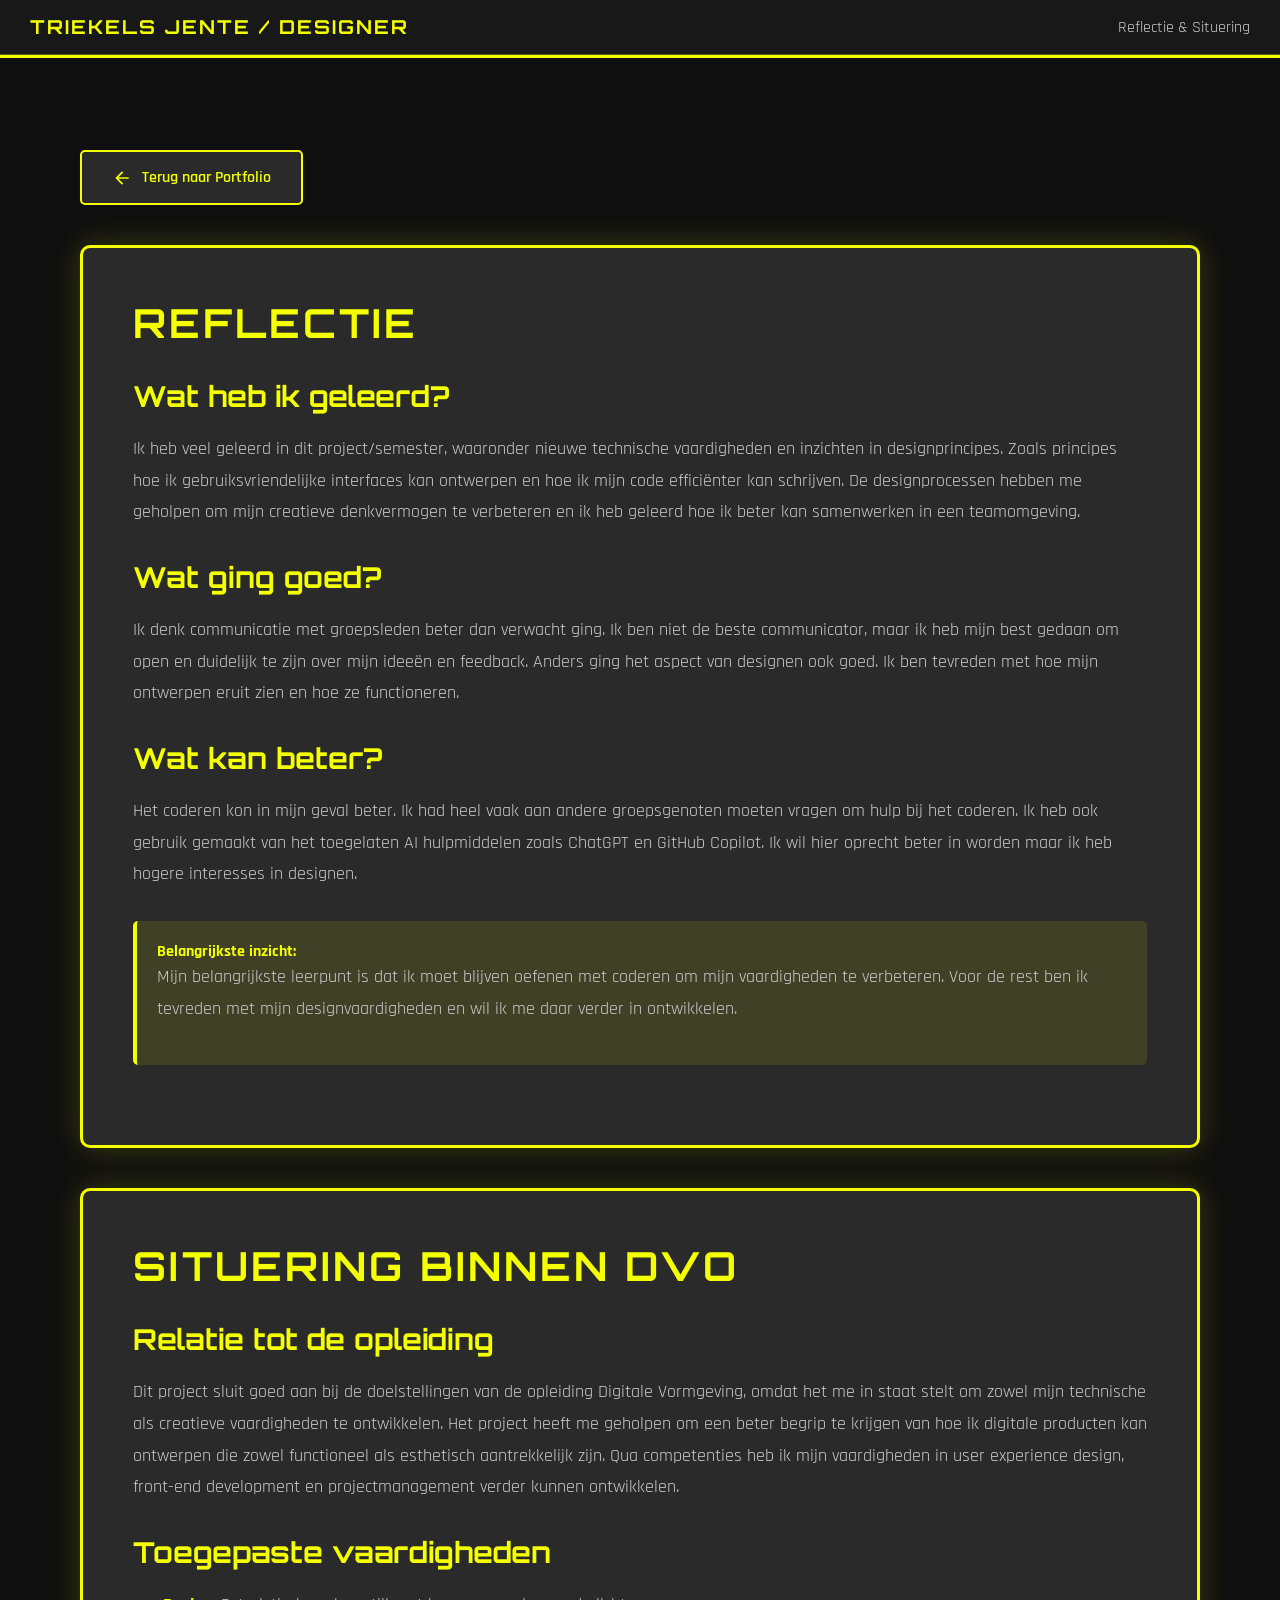
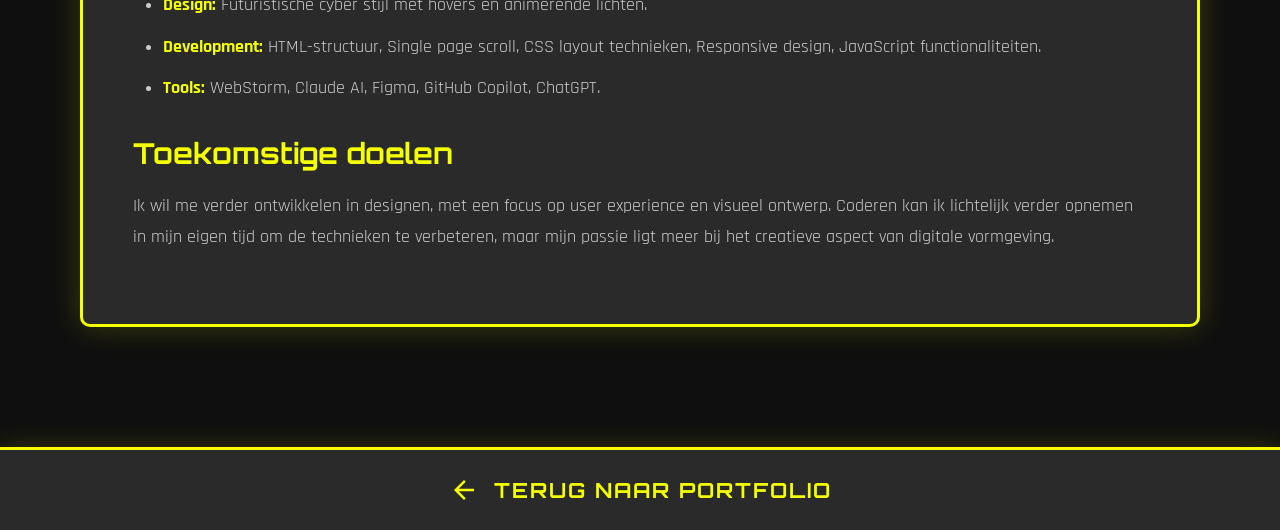
<file: Portfolio/Reflectie.html>
<!DOCTYPE html>
<html lang="nl">
<head>
    <meta charset="UTF-8">
    <meta name="viewport" content="width=device-width, initial-scale=1.0">
    <title>Reflectie & Situering - Triekels Jente</title>
    <link href="https://fonts.googleapis.com/css2?family=Orbitron:wght@400;700;900&family=Rajdhani:wght@300;400;500;600;700&display=swap" rel="stylesheet">
    <link rel="stylesheet" href="../Mijn%20Portfolio%20Project/stijl.css">
    <style>
        .reflection-container {
            max-width: 1200px;
            margin: 0 auto;
            padding: 150px 40px 80px;
        }

        .back-button {
            display: inline-flex;
            align-items: center;
            gap: 10px;
            padding: 15px 30px;
            background: var(--card-bg);
            color: var(--neon-yellow);
            text-decoration: none;
            font-weight: 600;
            border: 2px solid var(--neon-yellow);
            border-radius: 5px;
            transition: all 0.3s ease;
            margin-bottom: 40px;
        }

        .back-button:hover {
            background: var(--neon-yellow);
            color: var(--darker-bg);
            transform: translateX(-5px);
        }

        .back-icon {
            width: 20px;
            height: 20px;
            fill: currentColor;
        }

        .reflection-card {
            background: var(--card-bg);
            border: 3px solid var(--neon-yellow);
            border-radius: 10px;
            padding: 50px;
            box-shadow: 0 0 30px rgba(244, 255, 0, 0.2);
            margin-bottom: 40px;
        }

        .reflection-card h2 {
            color: var(--neon-yellow);
            font-family: 'Orbitron', sans-serif;
            font-size: 2.5rem;
            margin-bottom: 30px;
            text-transform: uppercase;
            letter-spacing: 3px;
        }

        .reflection-card h3 {
            color: var(--neon-yellow);
            font-family: 'Orbitron', sans-serif;
            font-size: 1.8rem;
            margin-top: 30px;
            margin-bottom: 20px;
        }

        .reflection-card p {
            color: var(--text-secondary);
            line-height: 1.8;
            font-size: 1.1rem;
            margin-bottom: 20px;
        }

        .reflection-card ul,
        .reflection-card ol {
            color: var(--text-secondary);
            line-height: 1.8;
            font-size: 1.1rem;
            margin-left: 30px;
            margin-bottom: 20px;
        }

        .reflection-card li {
            margin-bottom: 10px;
        }

        .reflection-card strong {
            color: var(--neon-yellow);
            font-weight: 700;
        }

        .highlight-box {
            background: rgba(244, 255, 0, 0.1);
            border-left: 4px solid var(--neon-yellow);
            padding: 20px;
            margin: 30px 0;
            border-radius: 5px;
        }

        @media (max-width: 768px) {
            .reflection-container {
                padding: 120px 20px 60px;
            }

            .reflection-card {
                padding: 30px 20px;
            }

            .reflection-card h2 {
                font-size: 1.8rem;
            }

            .reflection-card h3 {
                font-size: 1.4rem;
            }
        }
    </style>
</head>
<body>
<!-- Navigation -->
<nav>
    <div class="nav-header">
        <div class="nav-title">Triekels Jente / Designer</div>
        <div class="nav-time">Reflectie & Situering</div>
    </div>
</nav>

<div class="reflection-container">
    <a href="../Mijn%20Portfolio%20Project/index.html" class="back-button">
        <svg class="back-icon" viewBox="0 0 24 24">
            <path d="M20 11H7.83l5.59-5.59L12 4l-8 8 8 8 1.41-1.41L7.83 13H20v-2z"/>
        </svg>
        Terug naar Portfolio
    </a>

    <div class="reflection-card">
        <h2>Reflectie</h2>

        <h3>Wat heb ik geleerd?</h3>
        <p>
            Ik heb veel geleerd in dit project/semester, waaronder nieuwe technische vaardigheden en inzichten in designprincipes. Zoals principes hoe ik gebruiksvriendelijke interfaces kan ontwerpen en hoe ik mijn code efficiënter kan schrijven.
            De designprocessen hebben me geholpen om mijn creatieve denkvermogen te verbeteren en ik heb geleerd hoe ik beter kan samenwerken in een teamomgeving.
        </p>

        <h3>Wat ging goed?</h3>
        <p>
            Ik denk communicatie met groepsleden beter dan verwacht ging. Ik ben niet de beste communicator, maar ik heb mijn best gedaan om open en duidelijk te zijn over mijn ideeën en feedback.
            Anders ging het aspect van designen ook goed. Ik ben tevreden met hoe mijn ontwerpen eruit zien en hoe ze functioneren.
        </p>

        <h3>Wat kan beter?</h3>
        <p>
            Het coderen kon in mijn geval beter. Ik had heel vaak aan andere groepsgenoten moeten vragen om hulp bij het coderen. Ik heb ook gebruik  gemaakt van het toegelaten AI hulpmiddelen zoals ChatGPT en GitHub Copilot.
            Ik wil hier oprecht beter in worden maar ik heb hogere interesses in designen.
        </p>

        <div class="highlight-box">
            <strong>Belangrijkste inzicht:</strong>
            <p>
                Mijn belangrijkste leerpunt is dat ik moet blijven oefenen met coderen om mijn vaardigheden te verbeteren.
                Voor de rest ben ik tevreden met mijn designvaardigheden en wil ik me daar verder in ontwikkelen.
            </p>
        </div>
    </div>

    <div class="reflection-card">
        <h2>Situering binnen DVO</h2>

        <h3>Relatie tot de opleiding</h3>
        <p>
            Dit project sluit goed aan bij de doelstellingen van de opleiding Digitale Vormgeving, omdat het me in staat stelt om zowel mijn technische als creatieve vaardigheden te ontwikkelen.
            Het project heeft me geholpen om een beter begrip te krijgen van hoe ik digitale producten kan ontwerpen die zowel functioneel als esthetisch aantrekkelijk zijn.
            Qua competenties heb ik mijn vaardigheden in user experience design, front-end development en projectmanagement verder kunnen ontwikkelen.
        </p>

        <h3>Toegepaste vaardigheden</h3>
        <ul>
            <li><strong>Design:</strong> Futuristische cyber stijl met hovers en animerende lichten.</li>
            <li><strong>Development:</strong> HTML-structuur, Single page scroll, CSS layout technieken, Responsive design, JavaScript functionaliteiten.</li>
            <li><strong>Tools:</strong> WebStorm, Claude AI, Figma, GitHub Copilot, ChatGPT.</li>
        </ul>

        <h3>Toekomstige doelen</h3>
        <p>
            Ik wil me verder ontwikkelen in designen, met een focus op user experience en visueel ontwerp.
            Coderen kan ik lichtelijk verder opnemen in mijn eigen tijd om de technieken te verbeteren, maar mijn passie ligt meer bij het creatieve aspect van digitale vormgeving.
        </p>
    </div>
</div>

<footer>
    <a href="../Mijn%20Portfolio%20Project/index.html" class="footer-button">
        <svg class="footer-icon" viewBox="0 0 24 24">
            <path d="M20 11H7.83l5.59-5.59L12 4l-8 8 8 8 1.41-1.41L7.83 13H20v-2z"/>
        </svg>
        Terug naar Portfolio
    </a>
</footer>
</body>
</html>
</file>
<file: stijl.css>
/* ========================
   CSS Variables (Colors)
   ======================== */
:root {
    --neon-yellow: #f4ff00;
    --dark-bg: #1a1a1a;
    --darker-bg: #0f0f0f;
    --card-bg: #2a2a2a;
    --text-primary: #ffffff;
    --text-secondary: #cccccc;
    --border-color: #f4ff00;
}

/* ========================
   Reset & Base Styles
   ======================== */
* {
    margin: 0;
    padding: 0;
    box-sizing: border-box;
}

body {
    font-family: 'Rajdhani', sans-serif;
    background: var(--darker-bg);
    color: var(--text-primary);
    overflow-x: hidden;
    scroll-behavior: smooth;
}

/* ========================
   Navigation
   ======================== */
nav {
    position: fixed;
    top: 0;
    left: 0;
    right: 0;
    z-index: 1000;
    background: rgba(26, 26, 26, 0.95);
    backdrop-filter: blur(10px);
    border-bottom: 3px solid var(--neon-yellow);
}

.nav-header {
    display: flex;
    justify-content: space-between;
    align-items: center;
    padding: 15px 30px;
    border-bottom: 1px solid rgba(244, 255, 0, 0.3);
}

.nav-title {
    font-family: 'Orbitron', sans-serif;
    font-size: 1.2rem;
    font-weight: 700;
    color: var(--neon-yellow);
    text-transform: uppercase;
    letter-spacing: 2px;
}

.nav-time {
    font-size: 1rem;
    color: var(--text-secondary);
}

.nav-links {
    display: flex;
    justify-content: space-around;
    padding: 0;
    list-style: none;
}

.nav-links li {
    flex: 1;
}

.nav-links a {
    display: flex;
    align-items: center;
    justify-content: center;
    padding: 15px 20px;
    color: var(--text-primary);
    text-decoration: none;
    font-weight: 600;
    font-size: 1rem;
    transition: all 0.3s ease;
    border-bottom: 3px solid transparent;
    text-transform: uppercase;
    letter-spacing: 1px;
}

.nav-links a:hover,
.nav-links a.active {
    color: var(--neon-yellow);
    background: rgba(244, 255, 0, 0.1);
    border-bottom-color: var(--neon-yellow);
}

.nav-icon {
    width: 24px;
    height: 24px;
    margin-right: 8px;
    fill: currentColor;
}

/* ========================
   Sections & Container
   ======================== */
section {
    min-height: 100vh;
    padding: 120px 40px 60px;
    display: flex;
    align-items: center;
    justify-content: center;
    border-bottom: 1px solid rgba(244, 255, 0, 0.2);
}

.container {
    max-width: 1400px;
    width: 100%;
    margin: 0 auto;
}

.section-title {
    font-family: 'Orbitron', sans-serif;
    font-size: 3rem;
    font-weight: 900;
    color: var(--neon-yellow);
    text-align: center;
    margin-bottom: 60px;
    text-transform: uppercase;
    letter-spacing: 4px;
    text-shadow: 0 0 20px rgba(244, 255, 0, 0.5);
}

/* ========================
   Home Section
   ======================== */
#home {
    background: linear-gradient(135deg, var(--darker-bg) 0%, var(--dark-bg) 100%);
    position: relative;
    overflow: hidden;
}

#home::before {
    content: '';
    position: absolute;
    top: 0;
    left: 0;
    right: 0;
    bottom: 0;
    background:
            repeating-linear-gradient(
                    0deg,
                    transparent,
                    transparent 2px,
                    rgba(244, 255, 0, 0.03) 2px,
                    rgba(244, 255, 0, 0.03) 4px
            );
    pointer-events: none;
}

.home-content {
    text-align: center;
    position: relative;
    z-index: 1;
}

.home-title {
    font-family: 'Orbitron', sans-serif;
    font-size: 5rem;
    font-weight: 900;
    color: var(--neon-yellow);
    margin-bottom: 20px;
    text-transform: uppercase;
    letter-spacing: 8px;
    animation: glowPulse 2s ease-in-out infinite;
}

.home-subtitle {
    font-size: 2rem;
    color: var(--text-secondary);
    font-weight: 400;
    letter-spacing: 3px;
}

@keyframes glowPulse {
    0%, 100% {
        text-shadow: 0 0 20px rgba(244, 255, 0, 0.5), 0 0 40px rgba(244, 255, 0, 0.3);
    }
    50% {
        text-shadow: 0 0 30px rgba(244, 255, 0, 0.8), 0 0 60px rgba(244, 255, 0, 0.5);
    }
}

/* ========================
   Profiel Section
   ======================== */
.profiel-grid {
    display: grid;
    grid-template-columns: 1fr 2fr;
    gap: 40px;
    align-items: start;
}

.profiel-card {
    background: var(--card-bg);
    border: 3px solid var(--neon-yellow);
    border-radius: 10px;
    padding: 30px;
    box-shadow: 0 0 30px rgba(244, 255, 0, 0.2);
}

.profiel-info {
    margin-bottom: 30px;
}

.info-header {
    background: var(--neon-yellow);
    color: var(--darker-bg);
    padding: 15px;
    border-radius: 5px;
    font-weight: 700;
    font-size: 1.1rem;
    margin-bottom: 20px;
    text-transform: uppercase;
}

.info-grid {
    display: grid;
    grid-template-columns: auto 1fr;
    gap: 10px 20px;
    font-size: 1rem;
}

.info-label {
    font-weight: 600;
    color: var(--neon-yellow);
}

.profiel-image {
    width: 100%;
    max-width: 300px;
    height: auto;
    border-radius: 10px;
    border: 3px solid var(--neon-yellow);
    margin-bottom: 20px;
    object-fit: cover;
}

.about-section h3 {
    color: var(--neon-yellow);
    font-size: 1.8rem;
    margin-bottom: 20px;
    font-family: 'Orbitron', sans-serif;
}

.about-section p {
    line-height: 1.8;
    color: var(--text-secondary);
    margin-bottom: 15px;
    font-size: 1.1rem;
}

/* ========================
   Tijdlijn Section
   ======================== */
.timeline-container {
    position: relative;
    padding: 40px 0;
}

.timeline-header {
    display: grid;
    grid-template-columns: repeat(5, 1fr);
    gap: 20px;
    margin-bottom: 40px;
    text-align: center;
}

.timeline-period {
    background: var(--card-bg);
    border: 2px solid var(--neon-yellow);
    border-radius: 10px;
    padding: 20px 10px;
    position: relative;
}

.timeline-period h3 {
    font-size: 1rem;
    color: var(--text-primary);
    margin-bottom: 10px;
    font-weight: 600;
}

.timeline-period .category {
    font-size: 1.1rem;
    font-weight: 700;
    color: var(--neon-yellow);
    text-transform: uppercase;
}

.period-color {
    position: absolute;
    top: -15px;
    left: 50%;
    transform: translateX(-50%);
    width: 80%;
    height: 8px;
    border-radius: 4px;
}

.timeline-content {
    background: var(--card-bg);
    border: 3px solid var(--neon-yellow);
    border-radius: 10px;
    padding: 40px;
    box-shadow: 0 0 30px rgba(244, 255, 0, 0.2);
}

.timeline-content p {
    line-height: 1.8;
    color: var(--text-secondary);
    margin-bottom: 15px;
    font-size: 1.1rem;
}

.timeline-content strong {
    color: var(--neon-yellow);
    font-weight: 700;
}

/* ========================
   Skills Section
   ======================== */
.skills-grid {
    display: grid;
    grid-template-columns: 1fr 2fr;
    gap: 40px;
}

.skills-chart {
    background: var(--card-bg);
    border: 3px solid var(--neon-yellow);
    border-radius: 10px;
    padding: 40px;
    display: flex;
    flex-direction: column;
    align-items: center;
    justify-content: center;
    box-shadow: 0 0 30px rgba(244, 255, 0, 0.2);
}

.chart-circle {
    width: 200px;
    height: 200px;
    border-radius: 50%;
    border: 3px solid var(--neon-yellow);
    display: flex;
    align-items: center;
    justify-content: center;
    position: relative;
    margin-bottom: 40px;
}

.chart-segments {
    position: absolute;
    width: 100%;
    height: 100%;
}

.segment-line {
    position: absolute;
    width: 2px;
    height: 50%;
    background: var(--neon-yellow);
    top: 0;
    left: 50%;
    transform-origin: bottom;
}

.segment-line:nth-child(1) { transform: rotate(0deg); }
.segment-line:nth-child(2) { transform: rotate(45deg); }
.segment-line:nth-child(3) { transform: rotate(90deg); }
.segment-line:nth-child(4) { transform: rotate(135deg); }

.skills-legend {
    display: grid;
    grid-template-columns: repeat(2, 1fr);
    gap: 15px;
    width: 100%;
}

.legend-item {
    display: flex;
    align-items: center;
    gap: 10px;
}

.legend-color {
    width: 20px;
    height: 20px;
    border-radius: 3px;
}

.legend-text {
    font-size: 1rem;
    color: var(--text-primary);
    font-weight: 600;
}

.skills-description {
    background: var(--card-bg);
    border: 3px solid var(--neon-yellow);
    border-radius: 10px;
    padding: 40px;
    box-shadow: 0 0 30px rgba(244, 255, 0, 0.2);
}

.skills-description h3 {
    color: var(--neon-yellow);
    font-size: 1.5rem;
    margin-bottom: 30px;
    font-family: 'Orbitron', sans-serif;
}

.skills-description p {
    line-height: 1.8;
    color: var(--text-secondary);
    margin-bottom: 20px;
    font-size: 1.1rem;
}

.skills-description strong {
    color: var(--neon-yellow);
    font-weight: 700;
}

/* ========================
   Hobbies Section
   ======================== */
.hobbies-grid {
    display: grid;
    grid-template-columns: 1fr 2fr;
    gap: 40px;
}

.hobbies-chart {
    background: var(--card-bg);
    border: 3px solid var(--neon-yellow);
    border-radius: 10px;
    padding: 40px;
    display: flex;
    flex-direction: column;
    align-items: center;
    justify-content: center;
    box-shadow: 0 0 30px rgba(244, 255, 0, 0.2);
}

.hobby-circle {
    width: 150px;
    height: 150px;
    border-radius: 50%;
    border: 3px solid var(--neon-yellow);
    display: flex;
    align-items: center;
    justify-content: center;
    position: relative;
    margin-bottom: 40px;
    background: var(--neon-yellow);
}

.hobby-inner {
    width: 60%;
    height: 60%;
    border-radius: 50%;
    background: var(--darker-bg);
}

.hobbies-list {
    width: 100%;
}

.hobby-item {
    display: flex;
    justify-content: space-between;
    margin-bottom: 12px;
    padding: 8px 0;
    border-bottom: 1px solid rgba(244, 255, 0, 0.3);
}

.hobby-name {
    color: var(--text-primary);
    font-weight: 600;
}

.hobby-frequency {
    color: var(--neon-yellow);
    font-weight: 500;
}

.hobbies-description {
    background: var(--card-bg);
    border: 3px solid var(--neon-yellow);
    border-radius: 10px;
    padding: 40px;
    box-shadow: 0 0 30px rgba(244, 255, 0, 0.2);
}

.hobbies-description h3 {
    color: var(--neon-yellow);
    font-size: 1.5rem;
    margin-bottom: 30px;
    font-family: 'Orbitron', sans-serif;
}

.hobbies-description p {
    line-height: 1.8;
    color: var(--text-secondary);
    margin-bottom: 20px;
    font-size: 1.1rem;
}

.hobbies-description strong {
    color: var(--neon-yellow);
    font-weight: 700;
}

/* ========================
   Projecten Section
   ======================== */
.projecten-grid {
    display: grid;
    grid-template-columns: repeat(3, 1fr);
    gap: 40px;
}

.project-card {
    background: var(--card-bg);
    border: 3px solid var(--neon-yellow);
    border-radius: 10px;
    padding: 40px;
    text-align: center;
    transition: all 0.3s ease;
    box-shadow: 0 0 30px rgba(244, 255, 0, 0.2);
    position: relative;
    overflow: hidden;
}

.project-card::before {
    content: '';
    position: absolute;
    top: 0;
    left: 0;
    width: 100%;
    height: 100%;
    background: linear-gradient(135deg, transparent 0%, rgba(244, 255, 0, 0.1) 100%);
    opacity: 0;
    transition: opacity 0.3s ease;
}

.project-card:hover {
    transform: translateY(-10px);
    box-shadow: 0 10px 50px rgba(244, 255, 0, 0.4);
}

.project-card:hover::before {
    opacity: 1;
}

.project-arrow {
    width: 100px;
    height: 100px;
    margin: 0 auto 30px;
    fill: #666;
    transition: all 0.3s ease;
}

.project-card:hover .project-arrow {
    fill: var(--neon-yellow);
    transform: translateY(-10px);
}

.project-title {
    font-size: 2rem;
    color: var(--neon-yellow);
    font-weight: 700;
    margin-bottom: 10px;
    font-family: 'Orbitron', sans-serif;
}

.project-percentage {
    font-size: 1.5rem;
    color: var(--text-secondary);
    font-weight: 600;
}

.projecten-description {
    grid-column: 1 / -1;
    background: var(--card-bg);
    border: 3px solid var(--neon-yellow);
    border-radius: 10px;
    padding: 30px;
    text-align: center;
    box-shadow: 0 0 30px rgba(244, 255, 0, 0.2);
}

.projecten-description p {
    color: var(--neon-yellow);
    font-size: 1.2rem;
    line-height: 1.6;
    font-weight: 500;
}

/* ========================
   Doelen Section
   ======================== */
.doelen-grid {
    display: grid;
    grid-template-columns: repeat(2, 1fr);
    gap: 40px;
}

.doel-card {
    background: var(--card-bg);
    border: 3px solid var(--neon-yellow);
    border-radius: 10px;
    padding: 40px;
    text-align: center;
    transition: all 0.3s ease;
    box-shadow: 0 0 30px rgba(244, 255, 0, 0.2);
}

.doel-card:hover {
    transform: scale(1.05);
    box-shadow: 0 10px 50px rgba(244, 255, 0, 0.4);
}

.doel-title {
    font-size: 2rem;
    color: var(--neon-yellow);
    font-weight: 700;
    margin-bottom: 20px;
    font-family: 'Orbitron', sans-serif;
}

.doel-progress {
    width: 100%;
    height: 30px;
    background: var(--darker-bg);
    border: 2px solid var(--neon-yellow);
    border-radius: 15px;
    margin-bottom: 20px;
    overflow: hidden;
    position: relative;
}

.doel-progress-bar {
    height: 100%;
    background: linear-gradient(90deg, var(--neon-yellow) 0%, #ffff66 100%);
    width: 0%;
    transition: width 1s ease;
    display: flex;
    align-items: center;
    justify-content: flex-end;
    padding-right: 10px;
    font-weight: 700;
    color: var(--darker-bg);
}

.doel-description {
    color: var(--neon-yellow);
    font-size: 1.1rem;
    font-weight: 600;
}

.doelen-description {
    grid-column: 1 / -1;
    background: var(--card-bg);
    border: 3px solid var(--neon-yellow);
    border-radius: 10px;
    padding: 30px;
    text-align: center;
    box-shadow: 0 0 30px rgba(244, 255, 0, 0.2);
}

.doelen-description p {
    color: var(--neon-yellow);
    font-size: 1.2rem;
    line-height: 1.6;
    font-weight: 500;
}

/* ========================
   Responsive Design
   ======================== */
@media (max-width: 1024px) {
    .profiel-grid,
    .skills-grid,
    .hobbies-grid {
        grid-template-columns: 1fr;
    }

    .projecten-grid {
        grid-template-columns: 1fr;
    }

    .timeline-header {
        grid-template-columns: repeat(2, 1fr);
    }
}

@media (max-width: 768px) {
    .nav-links a {
        font-size: 0.85rem;
        padding: 12px 10px;
    }

    .nav-icon {
        width: 20px;
        height: 20px;
        margin-right: 5px;
    }

    .home-title {
        font-size: 3rem;
    }

    .home-subtitle {
        font-size: 1.5rem;
    }

    .section-title {
        font-size: 2rem;
    }

    section {
        padding: 100px 20px 40px;
    }

    .timeline-header {
        grid-template-columns: 1fr;
    }

    .doelen-grid {
        grid-template-columns: 1fr;
    }
}

footer {
    background: var(--darker-bg);
    padding: 0;
    border-top: 3px solid var(--neon-yellow);
}

.footer-button {
    display: flex;
    align-items: center;
    justify-content: center;
    gap: 15px;
    padding: 25px 40px;
    background: var(--card-bg);
    color: var(--neon-yellow);
    text-decoration: none;
    font-family: 'Orbitron', sans-serif;
    font-size: 1.3rem;
    font-weight: 700;
    text-transform: uppercase;
    letter-spacing: 2px;
    transition: all 0.3s ease;
    border: none;
    box-shadow: 0 0 30px rgba(244, 255, 0, 0.2);
}

.footer-button:hover {
    background: var(--neon-yellow);
    color: var(--darker-bg);
    box-shadow: 0 0 50px rgba(244, 255, 0, 0.5);
    transform: translateY(-3px);
}

.footer-icon {
    width: 30px;
    height: 30px;
    fill: currentColor;
}

@media (max-width: 768px) {
    .footer-button {
        font-size: 1rem;
        padding: 20px 30px;
        flex-direction: column;
        gap: 10px;
    }

    .footer-icon {
        width: 24px;
        height: 24px;
    }
}
</file>
<file: Portfolio/stijl.css>
/* ========================
   CSS Variables (Colors)
   ======================== */
:root {
    --neon-yellow: #f4ff00;
    --dark-bg: #1a1a1a;
    --darker-bg: #0f0f0f;
    --card-bg: #2a2a2a;
    --text-primary: #ffffff;
    --text-secondary: #cccccc;
    --border-color: #f4ff00;
}

/* ========================
   Reset & Base Styles
   ======================== */
* {
    margin: 0;
    padding: 0;
    box-sizing: border-box;
}

body {
    font-family: 'Rajdhani', sans-serif;
    background: var(--darker-bg);
    color: var(--text-primary);
    overflow-x: hidden;
    scroll-behavior: smooth;
}

/* ========================
   Navigation
   ======================== */
nav {
    position: fixed;
    top: 0;
    left: 0;
    right: 0;
    z-index: 1000;
    background: rgba(26, 26, 26, 0.95);
    backdrop-filter: blur(10px);
    border-bottom: 3px solid var(--neon-yellow);
}

.nav-header {
    display: flex;
    justify-content: space-between;
    align-items: center;
    padding: 15px 30px;
    border-bottom: 1px solid rgba(244, 255, 0, 0.3);
}

.nav-title {
    font-family: 'Orbitron', sans-serif;
    font-size: 1.2rem;
    font-weight: 700;
    color: var(--neon-yellow);
    text-transform: uppercase;
    letter-spacing: 2px;
}

.nav-time {
    font-size: 1rem;
    color: var(--text-secondary);
}

.nav-links {
    display: flex;
    justify-content: space-around;
    padding: 0;
    list-style: none;
}

.nav-links li {
    flex: 1;
}

.nav-links a {
    display: flex;
    align-items: center;
    justify-content: center;
    padding: 15px 20px;
    color: var(--text-primary);
    text-decoration: none;
    font-weight: 600;
    font-size: 1rem;
    transition: all 0.3s ease;
    border-bottom: 3px solid transparent;
    text-transform: uppercase;
    letter-spacing: 1px;
}

.nav-links a:hover,
.nav-links a.active {
    color: var(--neon-yellow);
    background: rgba(244, 255, 0, 0.1);
    border-bottom-color: var(--neon-yellow);
}

.nav-icon {
    width: 24px;
    height: 24px;
    margin-right: 8px;
    fill: currentColor;
}

/* ========================
   Sections & Container
   ======================== */
section {
    min-height: 100vh;
    padding: 120px 40px 60px;
    display: flex;
    align-items: center;
    justify-content: center;
    border-bottom: 1px solid rgba(244, 255, 0, 0.2);
}

.container {
    max-width: 1400px;
    width: 100%;
    margin: 0 auto;
}

.section-title {
    font-family: 'Orbitron', sans-serif;
    font-size: 3rem;
    font-weight: 900;
    color: var(--neon-yellow);
    text-align: center;
    margin-bottom: 60px;
    text-transform: uppercase;
    letter-spacing: 4px;
    text-shadow: 0 0 20px rgba(244, 255, 0, 0.5);
}

/* ========================
   Home Section
   ======================== */
#home {
    background: linear-gradient(135deg, var(--darker-bg) 0%, var(--dark-bg) 100%);
    position: relative;
    overflow: hidden;
}

#home::before {
    content: '';
    position: absolute;
    top: 0;
    left: 0;
    right: 0;
    bottom: 0;
    background:
            repeating-linear-gradient(
                    0deg,
                    transparent,
                    transparent 2px,
                    rgba(244, 255, 0, 0.03) 2px,
                    rgba(244, 255, 0, 0.03) 4px
            );
    pointer-events: none;
}

.home-content {
    text-align: center;
    position: relative;
    z-index: 1;
}

.home-title {
    font-family: 'Orbitron', sans-serif;
    font-size: 5rem;
    font-weight: 900;
    color: var(--neon-yellow);
    margin-bottom: 20px;
    text-transform: uppercase;
    letter-spacing: 8px;
    animation: glowPulse 2s ease-in-out infinite;
}

.home-subtitle {
    font-size: 2rem;
    color: var(--text-secondary);
    font-weight: 400;
    letter-spacing: 3px;
}

@keyframes glowPulse {
    0%, 100% {
        text-shadow: 0 0 20px rgba(244, 255, 0, 0.5), 0 0 40px rgba(244, 255, 0, 0.3);
    }
    50% {
        text-shadow: 0 0 30px rgba(244, 255, 0, 0.8), 0 0 60px rgba(244, 255, 0, 0.5);
    }
}

/* ========================
   Profiel Section
   ======================== */
.profiel-grid {
    display: grid;
    grid-template-columns: 1fr 2fr;
    gap: 40px;
    align-items: start;
}

.profiel-card {
    background: var(--card-bg);
    border: 3px solid var(--neon-yellow);
    border-radius: 10px;
    padding: 30px;
    box-shadow: 0 0 30px rgba(244, 255, 0, 0.2);
}

.profiel-info {
    margin-bottom: 30px;
}

.info-header {
    background: var(--neon-yellow);
    color: var(--darker-bg);
    padding: 15px;
    border-radius: 5px;
    font-weight: 700;
    font-size: 1.1rem;
    margin-bottom: 20px;
    text-transform: uppercase;
}

.info-grid {
    display: grid;
    grid-template-columns: auto 1fr;
    gap: 10px 20px;
    font-size: 1rem;
}

.info-label {
    font-weight: 600;
    color: var(--neon-yellow);
}

.profiel-image {
    width: 100%;
    max-width: 300px;
    height: auto;
    border-radius: 10px;
    border: 3px solid var(--neon-yellow);
    margin-bottom: 20px;
    object-fit: cover;
}

.about-section h3 {
    color: var(--neon-yellow);
    font-size: 1.8rem;
    margin-bottom: 20px;
    font-family: 'Orbitron', sans-serif;
}

.about-section p {
    line-height: 1.8;
    color: var(--text-secondary);
    margin-bottom: 15px;
    font-size: 1.1rem;
}

/* ========================
   Tijdlijn Section
   ======================== */
.timeline-container {
    position: relative;
    padding: 40px 0;
}

.timeline-header {
    display: grid;
    grid-template-columns: repeat(5, 1fr);
    gap: 20px;
    margin-bottom: 40px;
    text-align: center;
}

.timeline-period {
    background: var(--card-bg);
    border: 2px solid var(--neon-yellow);
    border-radius: 10px;
    padding: 20px 10px;
    position: relative;
}

.timeline-period h3 {
    font-size: 1rem;
    color: var(--text-primary);
    margin-bottom: 10px;
    font-weight: 600;
}

.timeline-period .category {
    font-size: 1.1rem;
    font-weight: 700;
    color: var(--neon-yellow);
    text-transform: uppercase;
}

.period-color {
    position: absolute;
    top: -15px;
    left: 50%;
    transform: translateX(-50%);
    width: 80%;
    height: 8px;
    border-radius: 4px;
}

.timeline-content {
    background: var(--card-bg);
    border: 3px solid var(--neon-yellow);
    border-radius: 10px;
    padding: 40px;
    box-shadow: 0 0 30px rgba(244, 255, 0, 0.2);
}

.timeline-content p {
    line-height: 1.8;
    color: var(--text-secondary);
    margin-bottom: 15px;
    font-size: 1.1rem;
}

.timeline-content strong {
    color: var(--neon-yellow);
    font-weight: 700;
}

/* ========================
   Skills Section
   ======================== */
.skills-grid {
    display: grid;
    grid-template-columns: 1fr 2fr;
    gap: 40px;
}

.skills-chart {
    background: var(--card-bg);
    border: 3px solid var(--neon-yellow);
    border-radius: 10px;
    padding: 40px;
    display: flex;
    flex-direction: column;
    align-items: center;
    justify-content: center;
    box-shadow: 0 0 30px rgba(244, 255, 0, 0.2);
}

.chart-circle {
    width: 200px;
    height: 200px;
    border-radius: 50%;
    border: 3px solid var(--neon-yellow);
    display: flex;
    align-items: center;
    justify-content: center;
    position: relative;
    margin-bottom: 40px;
}

.chart-segments {
    position: absolute;
    width: 100%;
    height: 100%;
}

.segment-line {
    position: absolute;
    width: 2px;
    height: 50%;
    background: var(--neon-yellow);
    top: 0;
    left: 50%;
    transform-origin: bottom;
}

.segment-line:nth-child(1) { transform: rotate(0deg); }
.segment-line:nth-child(2) { transform: rotate(45deg); }
.segment-line:nth-child(3) { transform: rotate(90deg); }
.segment-line:nth-child(4) { transform: rotate(135deg); }

.skills-legend {
    display: grid;
    grid-template-columns: repeat(2, 1fr);
    gap: 15px;
    width: 100%;
}

.legend-item {
    display: flex;
    align-items: center;
    gap: 10px;
}

.legend-color {
    width: 20px;
    height: 20px;
    border-radius: 3px;
}

.legend-text {
    font-size: 1rem;
    color: var(--text-primary);
    font-weight: 600;
}

.skills-description {
    background: var(--card-bg);
    border: 3px solid var(--neon-yellow);
    border-radius: 10px;
    padding: 40px;
    box-shadow: 0 0 30px rgba(244, 255, 0, 0.2);
}

.skills-description h3 {
    color: var(--neon-yellow);
    font-size: 1.5rem;
    margin-bottom: 30px;
    font-family: 'Orbitron', sans-serif;
}

.skills-description p {
    line-height: 1.8;
    color: var(--text-secondary);
    margin-bottom: 20px;
    font-size: 1.1rem;
}

.skills-description strong {
    color: var(--neon-yellow);
    font-weight: 700;
}

/* ========================
   Hobbies Section
   ======================== */
.hobbies-grid {
    display: grid;
    grid-template-columns: 1fr 2fr;
    gap: 40px;
}

.hobbies-chart {
    background: var(--card-bg);
    border: 3px solid var(--neon-yellow);
    border-radius: 10px;
    padding: 40px;
    display: flex;
    flex-direction: column;
    align-items: center;
    justify-content: center;
    box-shadow: 0 0 30px rgba(244, 255, 0, 0.2);
}

.hobby-circle {
    width: 150px;
    height: 150px;
    border-radius: 50%;
    border: 3px solid var(--neon-yellow);
    display: flex;
    align-items: center;
    justify-content: center;
    position: relative;
    margin-bottom: 40px;
    background: var(--neon-yellow);
}

.hobby-inner {
    width: 60%;
    height: 60%;
    border-radius: 50%;
    background: var(--darker-bg);
}

.hobbies-list {
    width: 100%;
}

.hobby-item {
    display: flex;
    justify-content: space-between;
    margin-bottom: 12px;
    padding: 8px 0;
    border-bottom: 1px solid rgba(244, 255, 0, 0.3);
}

.hobby-name {
    color: var(--text-primary);
    font-weight: 600;
}

.hobby-frequency {
    color: var(--neon-yellow);
    font-weight: 500;
}

.hobbies-description {
    background: var(--card-bg);
    border: 3px solid var(--neon-yellow);
    border-radius: 10px;
    padding: 40px;
    box-shadow: 0 0 30px rgba(244, 255, 0, 0.2);
}

.hobbies-description h3 {
    color: var(--neon-yellow);
    font-size: 1.5rem;
    margin-bottom: 30px;
    font-family: 'Orbitron', sans-serif;
}

.hobbies-description p {
    line-height: 1.8;
    color: var(--text-secondary);
    margin-bottom: 20px;
    font-size: 1.1rem;
}

.hobbies-description strong {
    color: var(--neon-yellow);
    font-weight: 700;
}

/* ========================
   Projecten Section
   ======================== */
.projecten-grid {
    display: grid;
    grid-template-columns: repeat(3, 1fr);
    gap: 40px;
}

.project-card {
    background: var(--card-bg);
    border: 3px solid var(--neon-yellow);
    border-radius: 10px;
    padding: 40px;
    text-align: center;
    transition: all 0.3s ease;
    box-shadow: 0 0 30px rgba(244, 255, 0, 0.2);
    position: relative;
    overflow: hidden;
}

.project-card::before {
    content: '';
    position: absolute;
    top: 0;
    left: 0;
    width: 100%;
    height: 100%;
    background: linear-gradient(135deg, transparent 0%, rgba(244, 255, 0, 0.1) 100%);
    opacity: 0;
    transition: opacity 0.3s ease;
}

.project-card:hover {
    transform: translateY(-10px);
    box-shadow: 0 10px 50px rgba(244, 255, 0, 0.4);
}

.project-card:hover::before {
    opacity: 1;
}

.project-arrow {
    width: 100px;
    height: 100px;
    margin: 0 auto 30px;
    fill: #666;
    transition: all 0.3s ease;
}

.project-card:hover .project-arrow {
    fill: var(--neon-yellow);
    transform: translateY(-10px);
}

.project-title {
    font-size: 2rem;
    color: var(--neon-yellow);
    font-weight: 700;
    margin-bottom: 10px;
    font-family: 'Orbitron', sans-serif;
}

.project-percentage {
    font-size: 1.5rem;
    color: var(--text-secondary);
    font-weight: 600;
}

.projecten-description {
    grid-column: 1 / -1;
    background: var(--card-bg);
    border: 3px solid var(--neon-yellow);
    border-radius: 10px;
    padding: 30px;
    text-align: center;
    box-shadow: 0 0 30px rgba(244, 255, 0, 0.2);
}

.projecten-description p {
    color: var(--neon-yellow);
    font-size: 1.2rem;
    line-height: 1.6;
    font-weight: 500;
}

/* ========================
   Doelen Section
   ======================== */
.doelen-grid {
    display: grid;
    grid-template-columns: repeat(2, 1fr);
    gap: 40px;
}

.doel-card {
    background: var(--card-bg);
    border: 3px solid var(--neon-yellow);
    border-radius: 10px;
    padding: 40px;
    text-align: center;
    transition: all 0.3s ease;
    box-shadow: 0 0 30px rgba(244, 255, 0, 0.2);
}

.doel-card:hover {
    transform: scale(1.05);
    box-shadow: 0 10px 50px rgba(244, 255, 0, 0.4);
}

.doel-title {
    font-size: 2rem;
    color: var(--neon-yellow);
    font-weight: 700;
    margin-bottom: 20px;
    font-family: 'Orbitron', sans-serif;
}

.doel-progress {
    width: 100%;
    height: 30px;
    background: var(--darker-bg);
    border: 2px solid var(--neon-yellow);
    border-radius: 15px;
    margin-bottom: 20px;
    overflow: hidden;
    position: relative;
}

.doel-progress-bar {
    height: 100%;
    background: linear-gradient(90deg, var(--neon-yellow) 0%, #ffff66 100%);
    width: 0%;
    transition: width 1s ease;
    display: flex;
    align-items: center;
    justify-content: flex-end;
    padding-right: 10px;
    font-weight: 700;
    color: var(--darker-bg);
}

.doel-description {
    color: var(--neon-yellow);
    font-size: 1.1rem;
    font-weight: 600;
}

.doelen-description {
    grid-column: 1 / -1;
    background: var(--card-bg);
    border: 3px solid var(--neon-yellow);
    border-radius: 10px;
    padding: 30px;
    text-align: center;
    box-shadow: 0 0 30px rgba(244, 255, 0, 0.2);
}

.doelen-description p {
    color: var(--neon-yellow);
    font-size: 1.2rem;
    line-height: 1.6;
    font-weight: 500;
}

/* ========================
   Responsive Design
   ======================== */
@media (max-width: 1024px) {
    .profiel-grid,
    .skills-grid,
    .hobbies-grid {
        grid-template-columns: 1fr;
    }

    .projecten-grid {
        grid-template-columns: 1fr;
    }

    .timeline-header {
        grid-template-columns: repeat(2, 1fr);
    }
}

@media (max-width: 768px) {
    .nav-links a {
        font-size: 0.85rem;
        padding: 12px 10px;
    }

    .nav-icon {
        width: 20px;
        height: 20px;
        margin-right: 5px;
    }

    .home-title {
        font-size: 3rem;
    }

    .home-subtitle {
        font-size: 1.5rem;
    }

    .section-title {
        font-size: 2rem;
    }

    section {
        padding: 100px 20px 40px;
    }

    .timeline-header {
        grid-template-columns: 1fr;
    }

    .doelen-grid {
        grid-template-columns: 1fr;
    }
}

footer {
    background: var(--darker-bg);
    padding: 0;
    border-top: 3px solid var(--neon-yellow);
}

.footer-button {
    display: flex;
    align-items: center;
    justify-content: center;
    gap: 15px;
    padding: 25px 40px;
    background: var(--card-bg);
    color: var(--neon-yellow);
    text-decoration: none;
    font-family: 'Orbitron', sans-serif;
    font-size: 1.3rem;
    font-weight: 700;
    text-transform: uppercase;
    letter-spacing: 2px;
    transition: all 0.3s ease;
    border: none;
    box-shadow: 0 0 30px rgba(244, 255, 0, 0.2);
}

.footer-button:hover {
    background: var(--neon-yellow);
    color: var(--darker-bg);
    box-shadow: 0 0 50px rgba(244, 255, 0, 0.5);
    transform: translateY(-3px);
}

.footer-icon {
    width: 30px;
    height: 30px;
    fill: currentColor;
}

@media (max-width: 768px) {
    .footer-button {
        font-size: 1rem;
        padding: 20px 30px;
        flex-direction: column;
        gap: 10px;
    }

    .footer-icon {
        width: 24px;
        height: 24px;
    }
}
</file>
